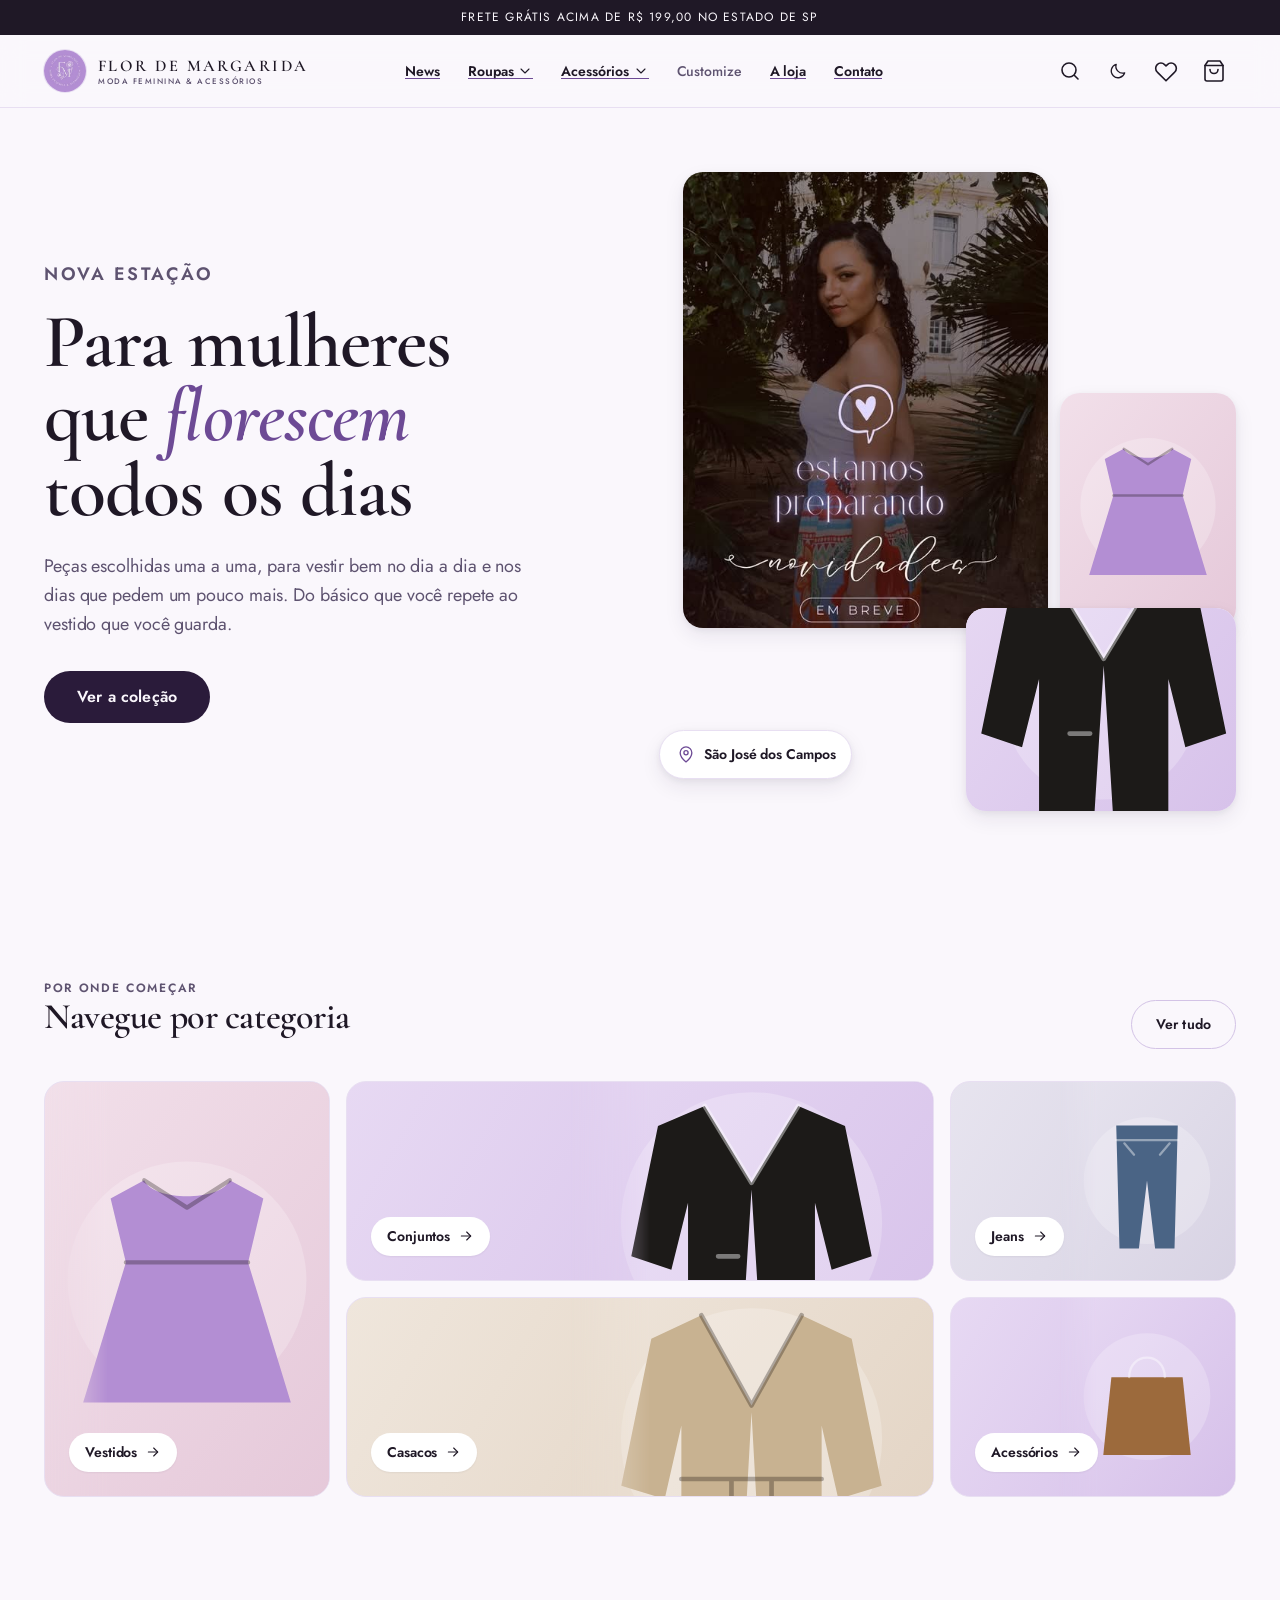
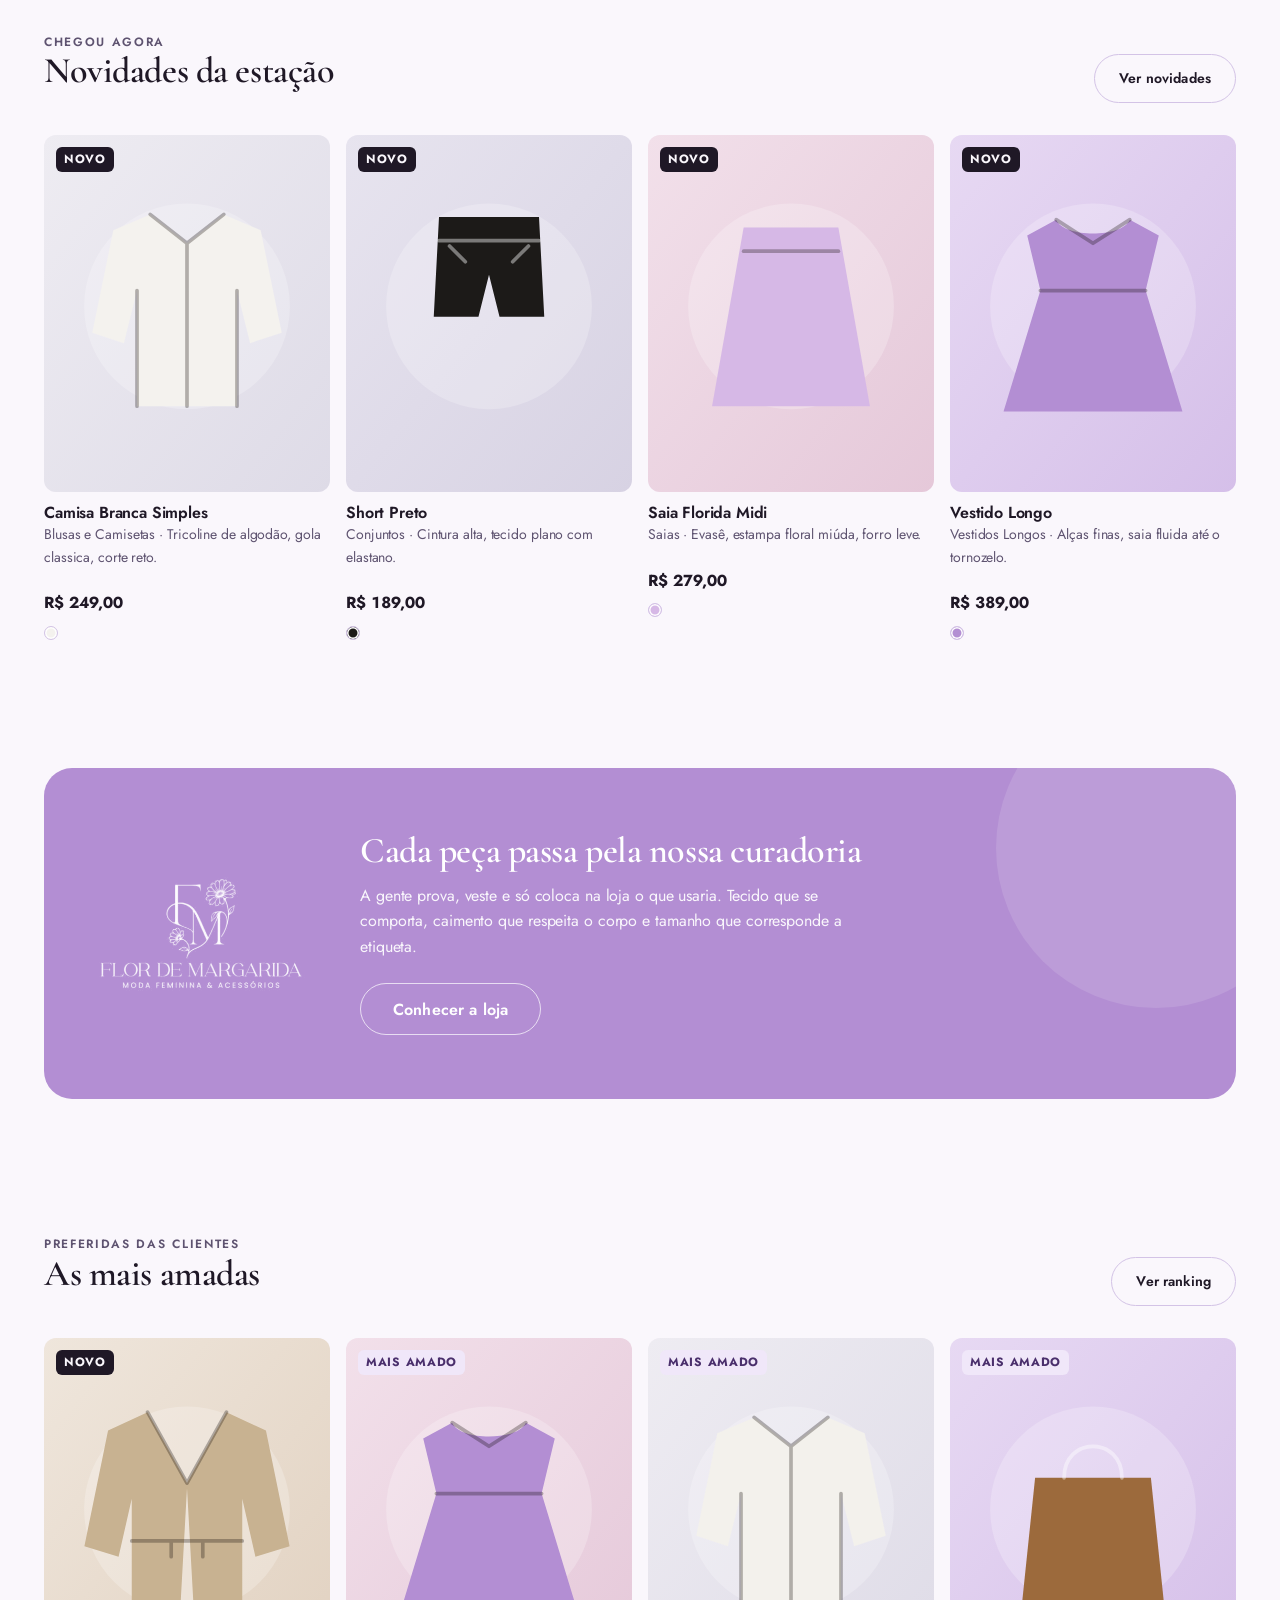
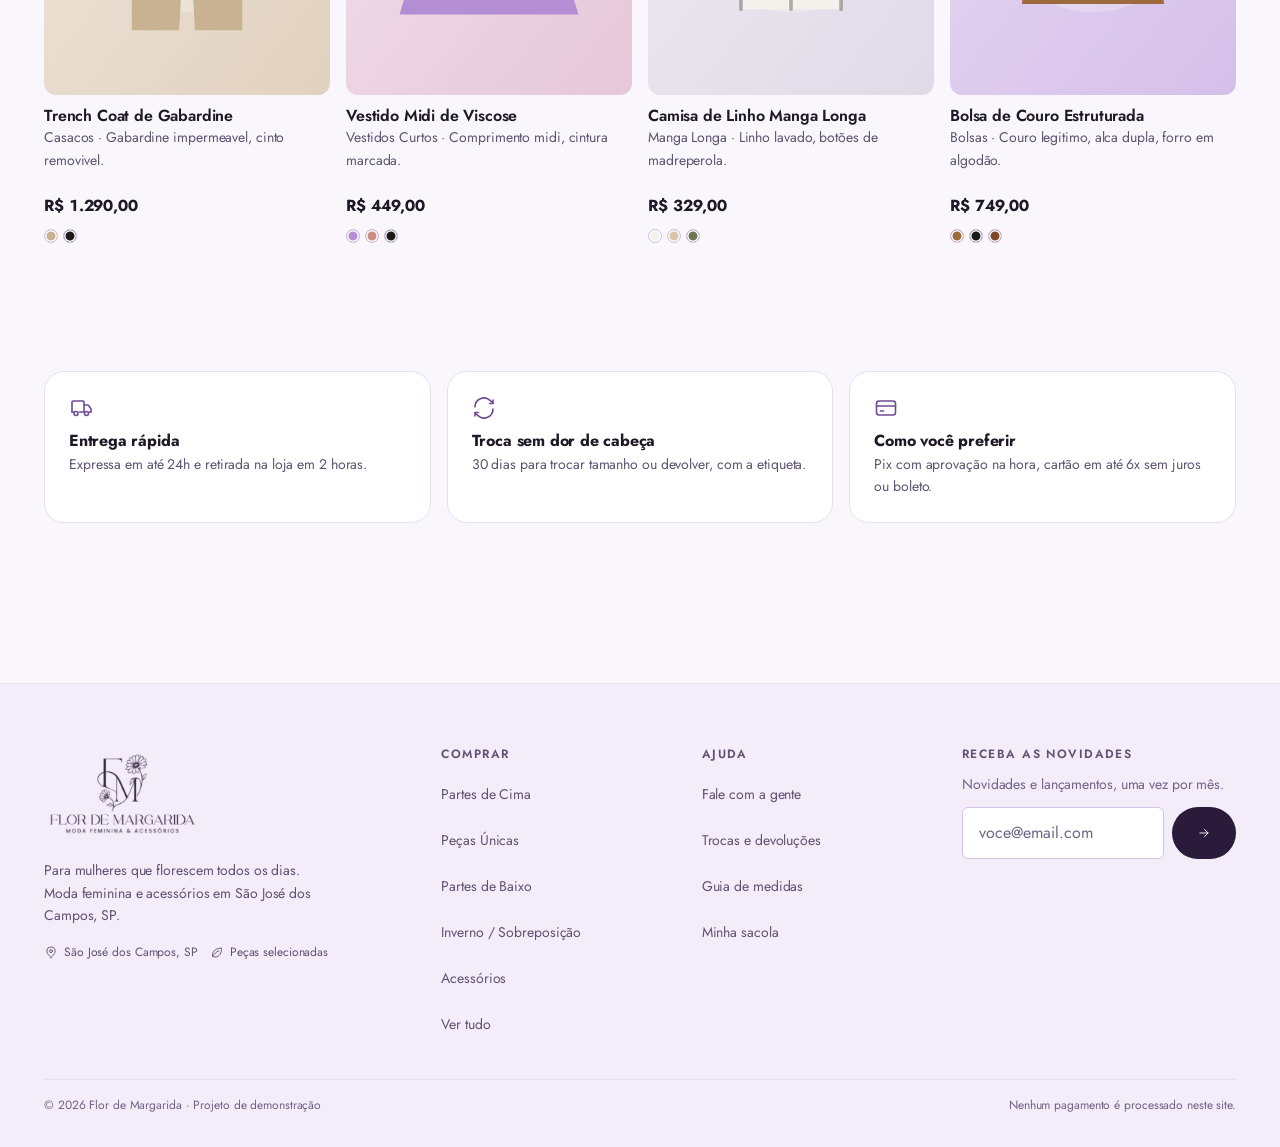
<file: index.html>
<!DOCTYPE html>
<html lang="pt-BR">
<head>
  <meta charset="UTF-8">
  <meta name="viewport" content="width=device-width, initial-scale=1">
  <title>Flor de Margarida - Moda feminina</title>
  <meta name="description" content="Peças escolhidas uma a uma para mulheres que florescem todos os dias. Vestidos, blusas, calças e acessórios.">
  <meta name="theme-color" content="#b38ed3">
  <link rel="icon" href="assets/img/favicon.ico" sizes="any">
  <link rel="icon" type="image/png" href="assets/img/favicon.png">
  <link rel="apple-touch-icon" href="assets/img/apple-touch-icon.png">
  <link rel="preconnect" href="https://fonts.googleapis.com">
  <link rel="preconnect" href="https://fonts.gstatic.com" crossorigin>
  <link rel="stylesheet" href="https://fonts.googleapis.com/css2?family=Cormorant+Garamond:wght@400;500;600;700&family=Jost:wght@300;400;500;600&display=swap">
  <link rel="stylesheet" href="assets/css/style.css?v=20261029c">
</head>
<body data-pagina="inicio">

  <a class="pular-para-conteudo" href="#conteudo">Pular para o conteúdo</a>
  <header data-cabecalho></header>

  <main id="conteudo">

    <!-- Painel Customize: vive na pagina principal porque so ela recebe o runtime do claude.ai -->
    <section class="container secao" data-painel-customize hidden>
      <div class="secao-topo">
        <div>
          <p class="olho">Administração</p>
          <h1>Customize</h1>
          <p class="suave" style="max-width:58ch">
            Escreva o que quer mudar no site, anexe imagens ou PDFs se ajudar, e o pedido entra na fila.
            O Claude Code da administração executa automaticamente, em até 10 minutos, um pedido por vez.
          </p>
        </div>
        <div data-sessao-acoes></div>
      </div>
      <div data-customize></div>
    </section>

    <div data-home>
    <section class="container hero">
      <div class="hero__grade">
        <div class="hero__texto">
          <p class="olho">Nova estação</p>
          <h1 class="hero__titulo">Para mulheres que <em>florescem</em> todos os dias</h1>
          <p>
            Peças escolhidas uma a uma, para vestir bem no dia a dia e nos dias que pedem
            um pouco mais. Do básico que você repete ao vestido que você guarda.
          </p>
          <div class="hero__acoes">
            <a class="btn btn--primario btn--grande" href="produtos.html">Ver a coleção</a>
          </div>
        </div>
        <div class="colagem" data-colagem></div>
      </div>
    </section>

    <section class="container secao">
      <div class="secao-topo">
        <div>
          <p class="olho">Por onde começar</p>
          <h2>Navegue por categoria</h2>
        </div>
        <a class="btn btn--contorno" href="produtos.html">Ver tudo</a>
      </div>
      <div class="bento" data-bento></div>
    </section>

    <section class="container secao">
      <div class="secao-topo">
        <div>
          <p class="olho">Chegou agora</p>
          <h2>Novidades da estação</h2>
        </div>
        <a class="btn btn--contorno" href="produtos.html?ordem=novidades">Ver novidades</a>
      </div>
      <div class="grade-produtos" data-novidades></div>
    </section>

    <section class="container secao">
      <div class="faixa-marca">
        <img src="assets/img/marca-clara.png" alt="" width="420" height="244"
             style="width:220px;height:auto" aria-hidden="true">
        <div>
          <h2>Cada peça passa pela nossa curadoria</h2>
          <p style="max-width:52ch">
            A gente prova, veste e só coloca na loja o que usaria. Tecido que se comporta,
            caimento que respeita o corpo e tamanho que corresponde a etiqueta.
          </p>
          <div class="linha" style="margin-top:24px">
            <a class="btn btn--contorno btn--grande" href="sobre.html">Conhecer a loja</a>
          </div>
        </div>
      </div>
    </section>

    <section class="container secao">
      <div class="secao-topo">
        <div>
          <p class="olho">Preferidas das clientes</p>
          <h2>As mais amadas</h2>
        </div>
        <a class="btn btn--contorno" href="produtos.html?ordem=avaliacao">Ver ranking</a>
      </div>
      <div class="grade-produtos" data-amados></div>
    </section>

    <section class="container secao">
      <div class="vantagens">
        <div class="vantagem">
          <svg class="i i--lg" viewBox="0 0 24 24" fill="none" stroke="currentColor" stroke-width="1.6"
               stroke-linecap="round" stroke-linejoin="round" aria-hidden="true">
            <path d="M3 16V6a1 1 0 0 1 1-1h10a1 1 0 0 1 1 1v10"/>
            <path d="M15 9h3.6a1 1 0 0 1 .8.4l2.4 3.2a1 1 0 0 1 .2.6V16"/>
            <path d="M3 16h1.5"/><path d="M10.5 16h4"/><path d="M20.5 16H22"/>
            <circle cx="7" cy="17.5" r="2"/><circle cx="17.5" cy="17.5" r="2"/>
          </svg>
          <h3>Entrega rápida</h3>
          <p>Expressa em até 24h e retirada na loja em 2 horas.</p>
        </div>
        <div class="vantagem">
          <svg class="i i--lg" viewBox="0 0 24 24" fill="none" stroke="currentColor" stroke-width="1.6"
               stroke-linecap="round" stroke-linejoin="round" aria-hidden="true">
            <path d="M3 11a9 9 0 0 1 15-6.7L21 7"/><path d="M21 4v3.5h-3.5"/>
            <path d="M21 13a9 9 0 0 1-15 6.7L3 17"/><path d="M3 20v-3.5h3.5"/>
          </svg>
          <h3>Troca sem dor de cabeça</h3>
          <p>30 dias para trocar tamanho ou devolver, com a etiqueta.</p>
        </div>
        <div class="vantagem">
          <svg class="i i--lg" viewBox="0 0 24 24" fill="none" stroke="currentColor" stroke-width="1.6"
               stroke-linecap="round" stroke-linejoin="round" aria-hidden="true">
            <rect x="2.5" y="5" width="19" height="14" rx="2.5"/><path d="M2.5 10h19"/><path d="M6.5 15h3"/>
          </svg>
          <h3>Como você preferir</h3>
          <p>Pix com aprovação na hora, cartão em até 6x sem juros ou boleto.</p>
        </div>
      </div>
    </section>
    </div>

  </main>

  <footer data-rodape></footer>

  <script src="assets/js/icones.js?v=20261029c"></script>
  <script src="assets/js/dados.js?v=20261029c"></script>
  <script src="assets/js/loja.js?v=20261029c"></script>
  <script src="assets/js/componentes.js?v=20261029c"></script>
  <script src="assets/js/customize.js?v=20261029c"></script>
  <script src="assets/js/app.js?v=20261029c"></script>
</body>
</html>
</file>
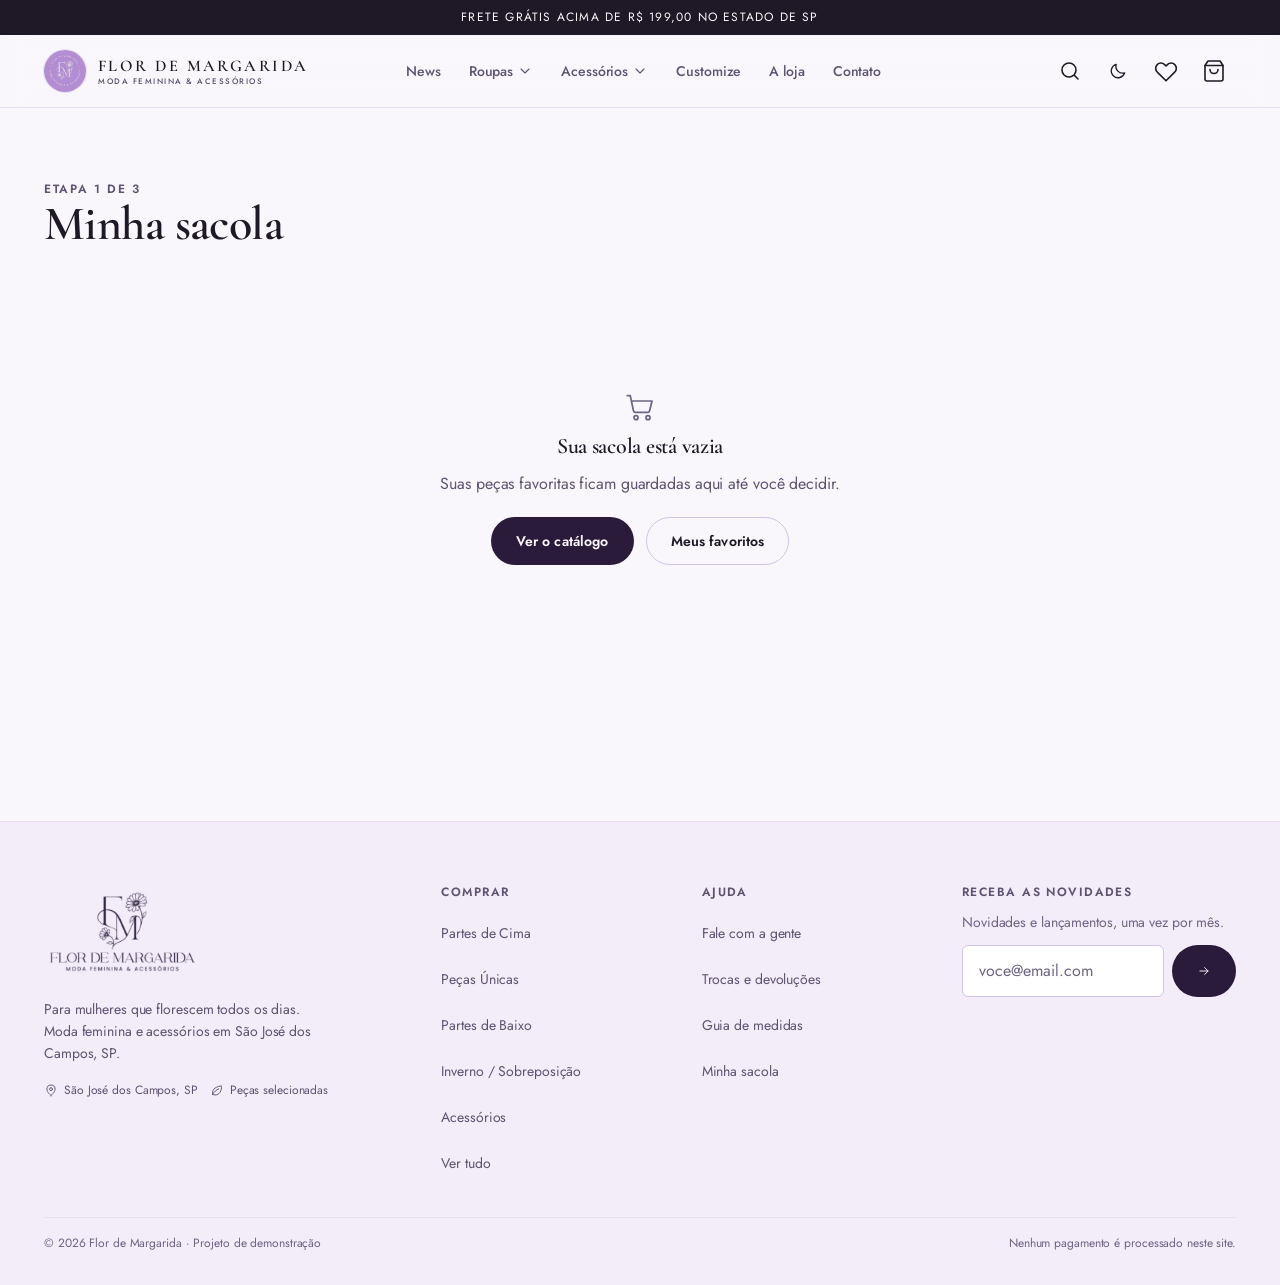
<file: carrinho.html>
<!DOCTYPE html>
<html lang="pt-BR">
<head>
  <meta charset="UTF-8">
  <meta name="viewport" content="width=device-width, initial-scale=1">
  <title>Minha sacola - Flor de Margarida</title>
  <meta name="description" content="Revise as peças escolhidas, aplique cupom e finalize a compra.">
  <meta name="theme-color" content="#b38ed3">
  <link rel="icon" href="assets/img/favicon.ico" sizes="any">
  <link rel="icon" type="image/png" href="assets/img/favicon.png">
  <link rel="apple-touch-icon" href="assets/img/apple-touch-icon.png">
  <link rel="preconnect" href="https://fonts.googleapis.com">
  <link rel="preconnect" href="https://fonts.gstatic.com" crossorigin>
  <link rel="stylesheet" href="https://fonts.googleapis.com/css2?family=Cormorant+Garamond:wght@400;500;600;700&family=Jost:wght@300;400;500;600&display=swap">
  <link rel="stylesheet" href="assets/css/style.css?v=20261029c">
</head>
<body data-pagina="carrinho">

  <a class="pular-para-conteudo" href="#conteudo">Pular para o conteúdo</a>
  <header data-cabecalho></header>

  <main id="conteudo" class="container secao">
    <div class="secao-topo">
      <div>
        <p class="olho">Etapa 1 de 3</p>
        <h1>Minha sacola</h1>
      </div>
    </div>
    <div data-carrinho></div>
  </main>

  <footer data-rodape></footer>

  <script src="assets/js/icones.js?v=20261029c"></script>
  <script src="assets/js/dados.js?v=20261029c"></script>
  <script src="assets/js/loja.js?v=20261029c"></script>
  <script src="assets/js/componentes.js?v=20261029c"></script>
  <script src="assets/js/app.js?v=20261029c"></script>
</body>
</html>
</file>
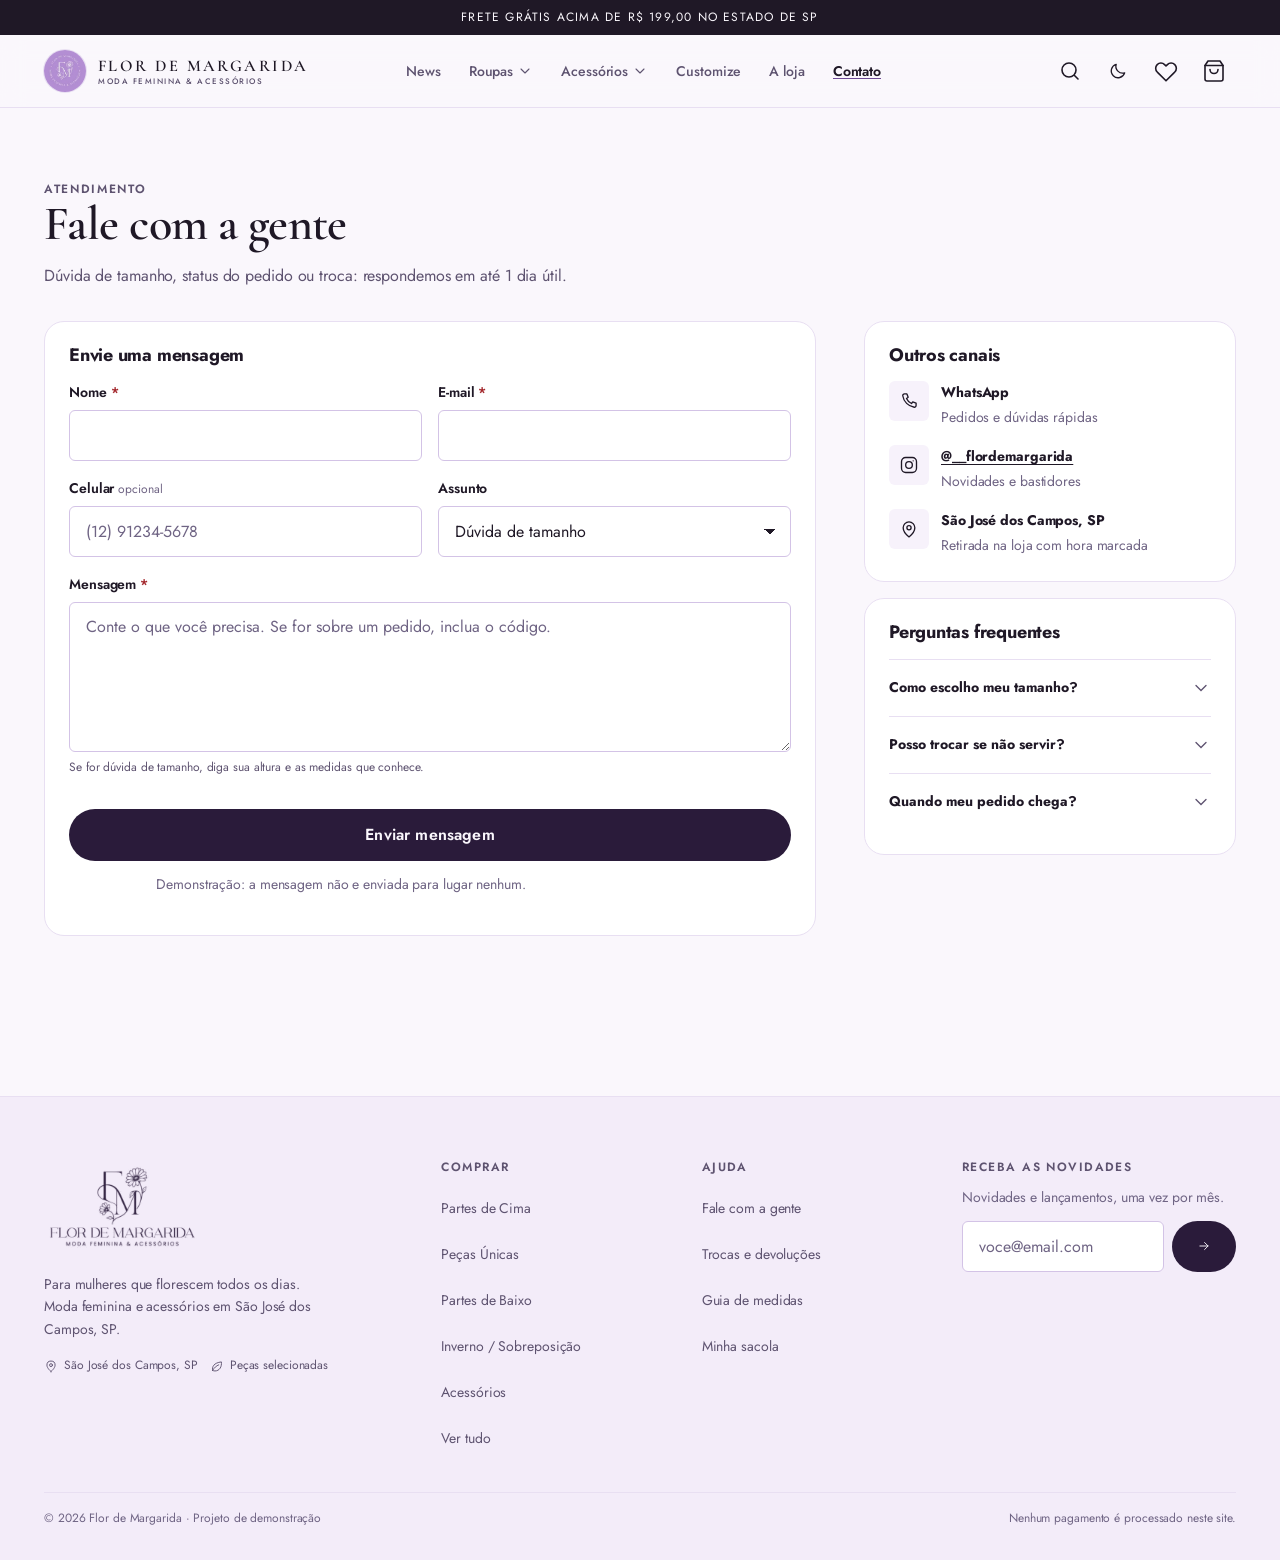
<file: contato.html>
<!DOCTYPE html>
<html lang="pt-BR">
<head>
  <meta charset="UTF-8">
  <meta name="viewport" content="width=device-width, initial-scale=1">
  <title>Contato - Flor de Margarida</title>
  <meta name="description" content="Fale com a Flor de Margarida: duvidas de tamanho, status do pedido, trocas e pedidos especiais.">
  <meta name="theme-color" content="#b38ed3">
  <link rel="icon" href="assets/img/favicon.ico" sizes="any">
  <link rel="icon" type="image/png" href="assets/img/favicon.png">
  <link rel="apple-touch-icon" href="assets/img/apple-touch-icon.png">
  <link rel="preconnect" href="https://fonts.googleapis.com">
  <link rel="preconnect" href="https://fonts.gstatic.com" crossorigin>
  <link rel="stylesheet" href="https://fonts.googleapis.com/css2?family=Cormorant+Garamond:wght@400;500;600;700&family=Jost:wght@300;400;500;600&display=swap">
  <link rel="stylesheet" href="assets/css/style.css?v=20261029c">
</head>
<body data-pagina="contato">

  <a class="pular-para-conteudo" href="#conteudo">Pular para o conteúdo</a>
  <header data-cabecalho></header>

  <main id="conteudo" class="container secao">

    <div class="secao-topo">
      <div>
        <p class="olho">Atendimento</p>
        <h1>Fale com a gente</h1>
        <p class="suave">
          Dúvida de tamanho, status do pedido ou troca: respondemos em até 1 dia útil.
        </p>
      </div>
    </div>

    <div class="checkout">
      <div>
        <div class="painel">
          <div class="painel__topo"><h3>Envie uma mensagem</h3></div>

          <form data-form-contato novalidate>
            <div class="resumo-erros" role="alert" aria-live="assertive"></div>

            <div class="dupla">
              <div class="campo">
                <label class="campo__rotulo" for="c-nome">Nome <span class="obrigatorio" aria-hidden="true">*</span></label>
                <input type="text" id="c-nome" name="nome" required autocomplete="name" data-nome-campo="O nome">
                <p class="campo__erro"></p>
              </div>
              <div class="campo">
                <label class="campo__rotulo" for="c-email">E-mail <span class="obrigatorio" aria-hidden="true">*</span></label>
                <input type="email" id="c-email" name="email" required autocomplete="email"
                       inputmode="email" data-regra="email" data-nome-campo="O e-mail">
                <p class="campo__erro"></p>
              </div>
            </div>

            <div class="dupla">
              <div class="campo">
                <label class="campo__rotulo" for="c-telefone">Celular <span class="campo__opcional">opcional</span></label>
                <input type="tel" id="c-telefone" name="telefone" inputmode="tel"
                       placeholder="(12) 91234-5678" data-mascara="telefone" data-regra="telefone">
                <p class="campo__erro"></p>
              </div>
              <div class="campo">
                <label class="campo__rotulo" for="c-assunto">Assunto</label>
                <select id="c-assunto" name="assunto">
                  <option>Dúvida de tamanho</option>
                  <option>Status do meu pedido</option>
                  <option>Troca ou devolução</option>
                  <option>Pedido especial</option>
                  <option>Outro</option>
                </select>
              </div>
            </div>

            <div class="campo">
              <label class="campo__rotulo" for="c-mensagem">Mensagem <span class="obrigatorio" aria-hidden="true">*</span></label>
              <textarea id="c-mensagem" name="mensagem" rows="5" required
                        data-nome-campo="A mensagem"
                        placeholder="Conte o que você precisa. Se for sobre um pedido, inclua o código."></textarea>
              <p class="campo__ajuda">Se for dúvida de tamanho, diga sua altura e as medidas que conhece.</p>
              <p class="campo__erro"></p>
            </div>

            <button class="btn btn--primario btn--grande btn--bloco" type="submit">Enviar mensagem</button>
            <p class="apoio centro" style="margin-top:12px">
              Demonstração: a mensagem não e enviada para lugar nenhum.
            </p>
          </form>
        </div>
      </div>

      <aside class="resumo">
        <div class="painel">
          <div class="painel__topo"><h3>Outros canais</h3></div>
          <div class="pilha">
            <div class="linha" style="flex-wrap:nowrap;align-items:flex-start;gap:12px">
              <span class="escolha__icone">
                <svg class="i" viewBox="0 0 24 24" fill="none" stroke="currentColor" stroke-width="1.6"
                     stroke-linecap="round" stroke-linejoin="round" aria-hidden="true">
                  <path d="M6.5 3.5h3l1.5 4-2 1.5a12 12 0 0 0 6 6l1.5-2 4 1.5v3a2 2 0 0 1-2.2 2A16.5 16.5 0 0 1 4.5 5.7a2 2 0 0 1 2-2.2Z"/>
                </svg>
              </span>
              <div>
                <strong style="display:block;font-size:.875rem">WhatsApp</strong>
                <span class="apoio">Pedidos e dúvidas rápidas</span>
              </div>
            </div>
            <div class="linha" style="flex-wrap:nowrap;align-items:flex-start;gap:12px">
              <span class="escolha__icone">
                <svg class="i" viewBox="0 0 24 24" fill="none" stroke="currentColor" stroke-width="1.6"
                     stroke-linecap="round" stroke-linejoin="round" aria-hidden="true">
                  <rect x="3" y="3" width="18" height="18" rx="5"/><circle cx="12" cy="12" r="4"/>
                  <path d="M17 7h.01"/>
                </svg>
              </span>
              <div>
                <strong style="display:block;font-size:.875rem">
                  <a class="link" href="https://www.instagram.com/__flordemargarida" target="_blank" rel="noopener">@__flordemargarida</a>
                </strong>
                <span class="apoio">Novidades e bastidores</span>
              </div>
            </div>
            <div class="linha" style="flex-wrap:nowrap;align-items:flex-start;gap:12px">
              <span class="escolha__icone">
                <svg class="i" viewBox="0 0 24 24" fill="none" stroke="currentColor" stroke-width="1.6"
                     stroke-linecap="round" stroke-linejoin="round" aria-hidden="true">
                  <path d="M12 21.5s7-5.5 7-11a7 7 0 1 0-14 0c0 5.5 7 11 7 11Z"/><circle cx="12" cy="10.5" r="2.5"/>
                </svg>
              </span>
              <div>
                <strong style="display:block;font-size:.875rem">São José dos Campos, SP</strong>
                <span class="apoio">Retirada na loja com hora marcada</span>
              </div>
            </div>
          </div>
        </div>

        <div class="painel">
          <div class="painel__topo"><h3>Perguntas frequentes</h3></div>
          <div class="acordeao">
            <button class="acordeao__cabeca" type="button" aria-expanded="false" aria-controls="faq-1">
              Como escolho meu tamanho?
              <svg class="i" viewBox="0 0 24 24" fill="none" stroke="currentColor" stroke-width="1.6"
                   stroke-linecap="round" aria-hidden="true"><path d="m6 9 6 6 6-6"/></svg>
            </button>
            <div class="acordeao__corpo" id="faq-1" data-aberto="false"><div>
              <p>Use o guia de medidas na página da peça. Ele mede o corpo, não a roupa.</p>
            </div></div>
          </div>
          <div class="acordeao">
            <button class="acordeao__cabeca" type="button" aria-expanded="false" aria-controls="faq-2">
              Posso trocar se não servir?
              <svg class="i" viewBox="0 0 24 24" fill="none" stroke="currentColor" stroke-width="1.6"
                   stroke-linecap="round" aria-hidden="true"><path d="m6 9 6 6 6-6"/></svg>
            </button>
            <div class="acordeao__corpo" id="faq-2" data-aberto="false"><div>
              <p>Sim, em até 30 dias, com a etiqueta original. A primeira troca por tamanho e gratuita.</p>
            </div></div>
          </div>
          <div class="acordeao">
            <button class="acordeao__cabeca" type="button" aria-expanded="false" aria-controls="faq-3">
              Quando meu pedido chega?
              <svg class="i" viewBox="0 0 24 24" fill="none" stroke="currentColor" stroke-width="1.6"
                   stroke-linecap="round" aria-hidden="true"><path d="m6 9 6 6 6-6"/></svg>
            </button>
            <div class="acordeao__corpo" id="faq-3" data-aberto="false"><div>
              <p>Expressa em até 24h, padrão em 3 a 5 dias úteis, retirada na loja em 2 horas.</p>
            </div></div>
          </div>
        </div>
      </aside>
    </div>

  </main>

  <footer data-rodape></footer>

  <script src="assets/js/icones.js?v=20261029c"></script>
  <script src="assets/js/dados.js?v=20261029c"></script>
  <script src="assets/js/loja.js?v=20261029c"></script>
  <script src="assets/js/componentes.js?v=20261029c"></script>
  <script src="assets/js/app.js?v=20261029c"></script>
</body>
</html>
</file>
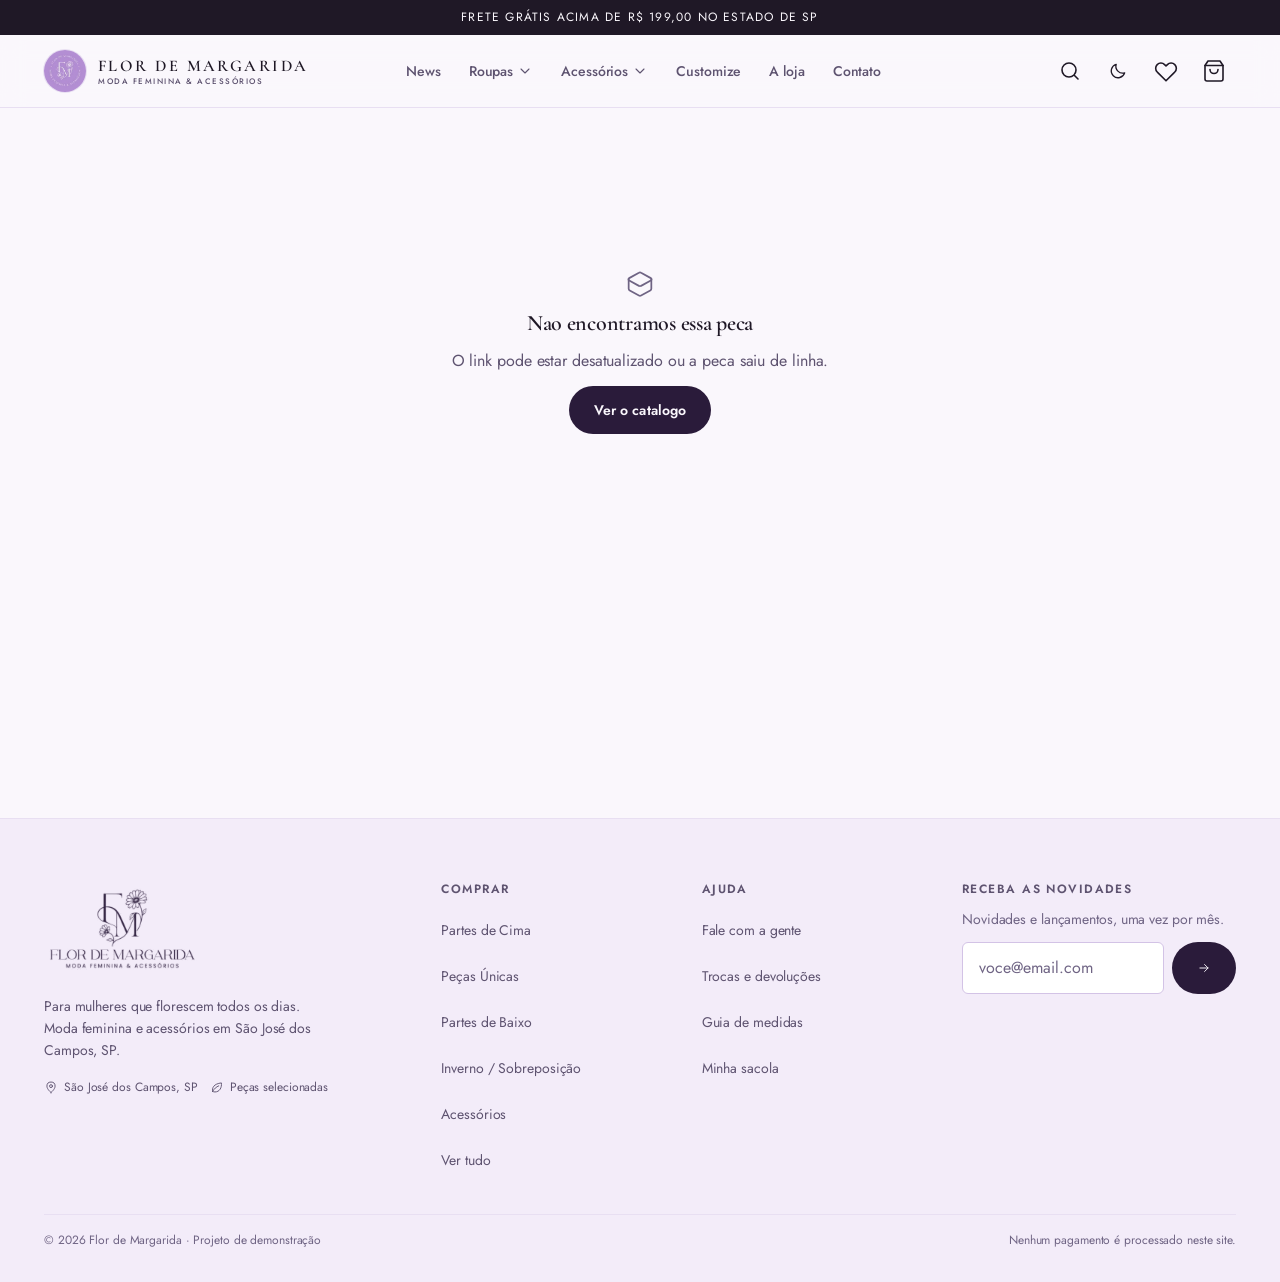
<file: produto.html>
<!DOCTYPE html>
<html lang="pt-BR">
<head>
  <meta charset="UTF-8">
  <meta name="viewport" content="width=device-width, initial-scale=1">
  <title>Peça - Flor de Margarida</title>
  <meta name="description" content="Detalhes da peca: tamanhos, cores, composicao e guia de medidas.">
  <meta name="theme-color" content="#b38ed3">
  <link rel="icon" href="assets/img/favicon.ico" sizes="any">
  <link rel="icon" type="image/png" href="assets/img/favicon.png">
  <link rel="apple-touch-icon" href="assets/img/apple-touch-icon.png">
  <link rel="preconnect" href="https://fonts.googleapis.com">
  <link rel="preconnect" href="https://fonts.gstatic.com" crossorigin>
  <link rel="stylesheet" href="https://fonts.googleapis.com/css2?family=Cormorant+Garamond:wght@400;500;600;700&family=Jost:wght@300;400;500;600&display=swap">
  <link rel="stylesheet" href="assets/css/style.css?v=20261029c">
</head>
<body data-pagina="produto">

  <a class="pular-para-conteudo" href="#conteudo">Pular para o conteúdo</a>
  <header data-cabecalho></header>

  <main id="conteudo" class="container secao">
    <div data-produto></div>
    <div class="secao" data-relacionados></div>
  </main>

  <footer data-rodape></footer>

  <script src="assets/js/icones.js?v=20261029c"></script>
  <script src="assets/js/dados.js?v=20261029c"></script>
  <script src="assets/js/loja.js?v=20261029c"></script>
  <script src="assets/js/componentes.js?v=20261029c"></script>
  <script src="assets/js/app.js?v=20261029c"></script>
</body>
</html>
</file>
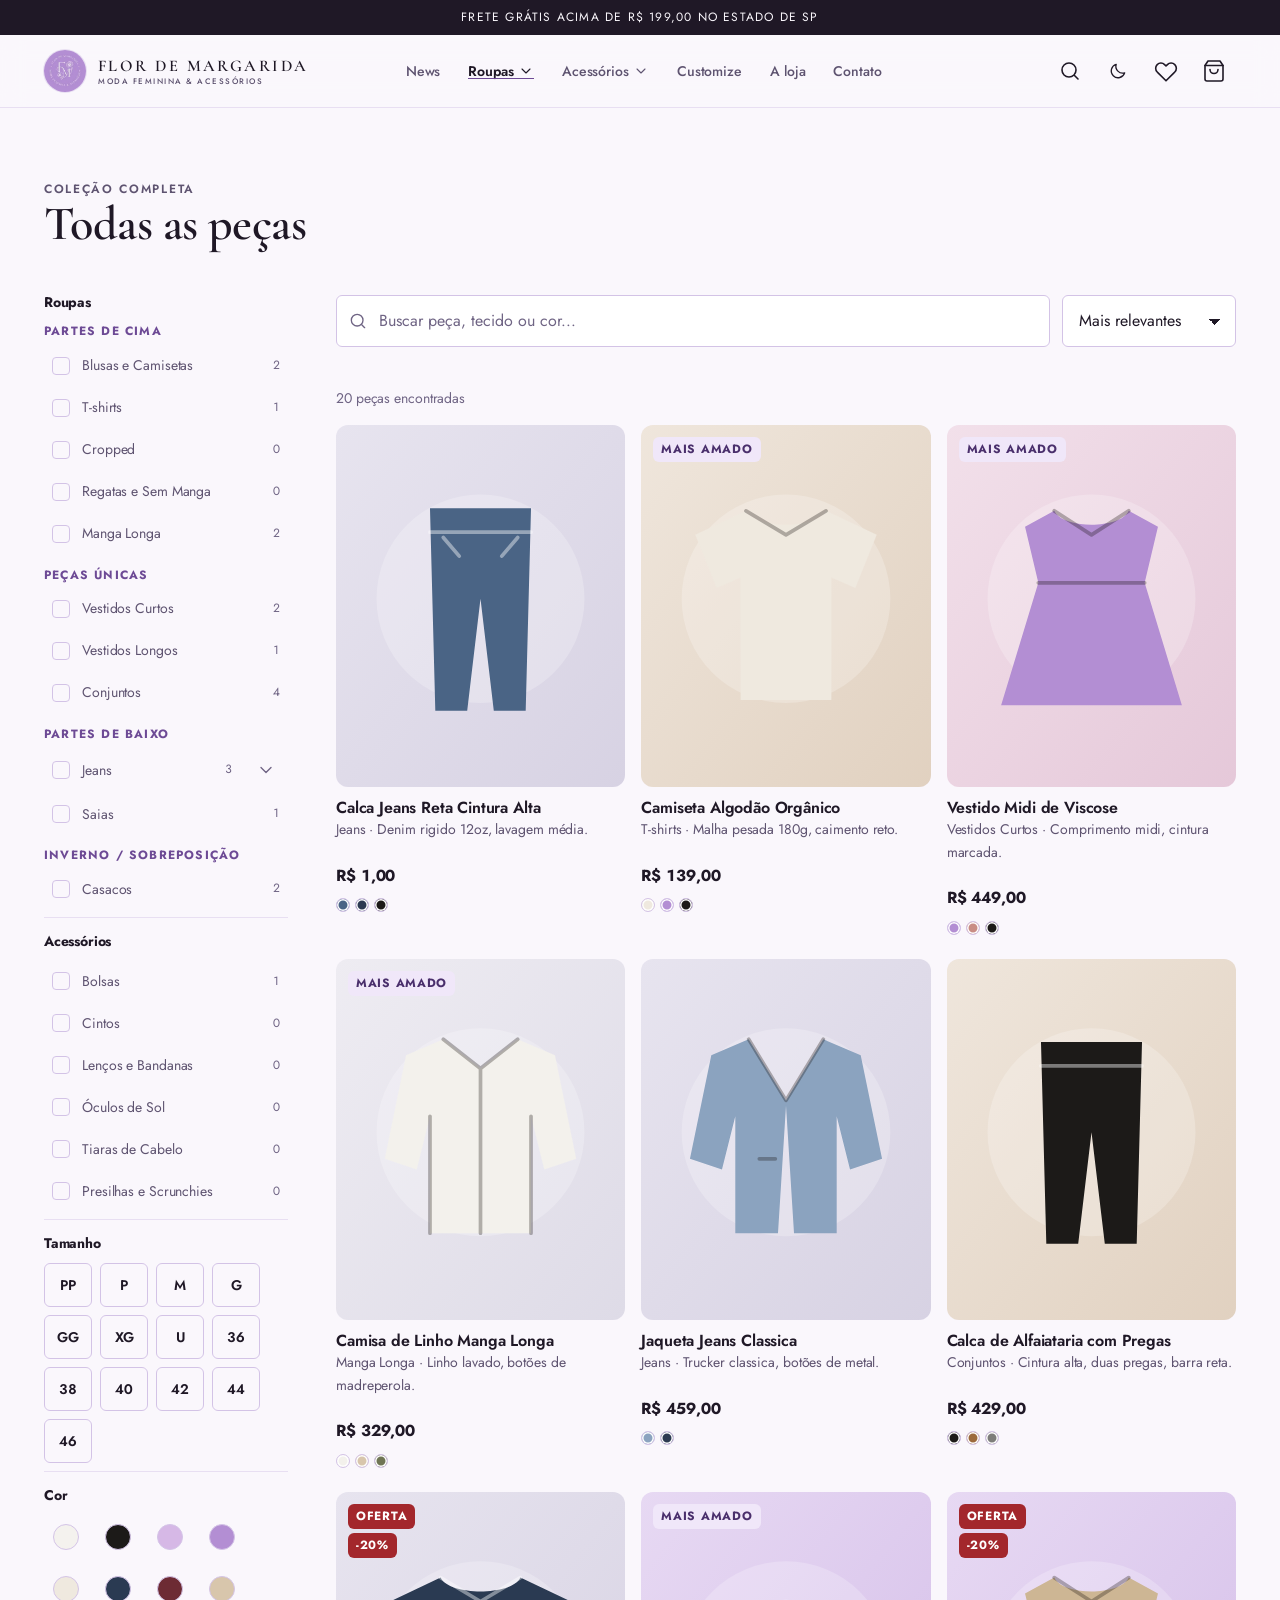
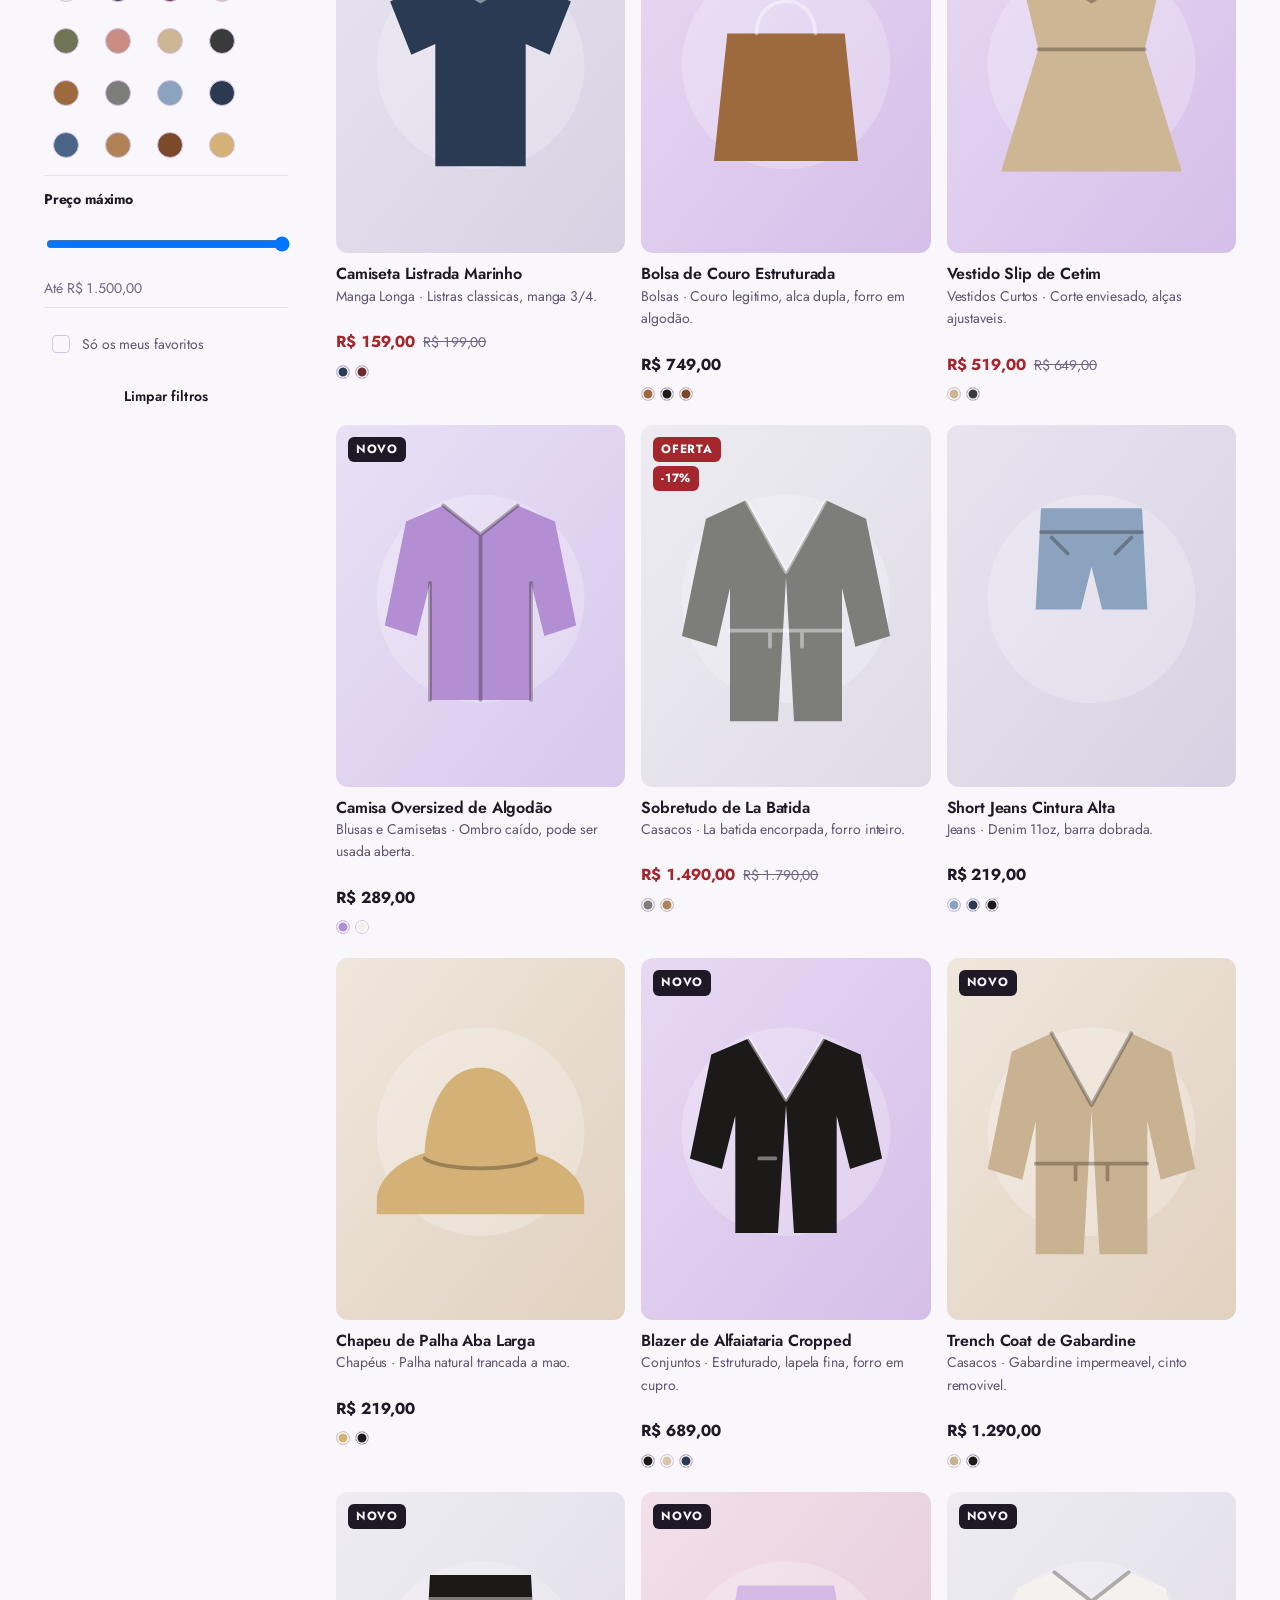
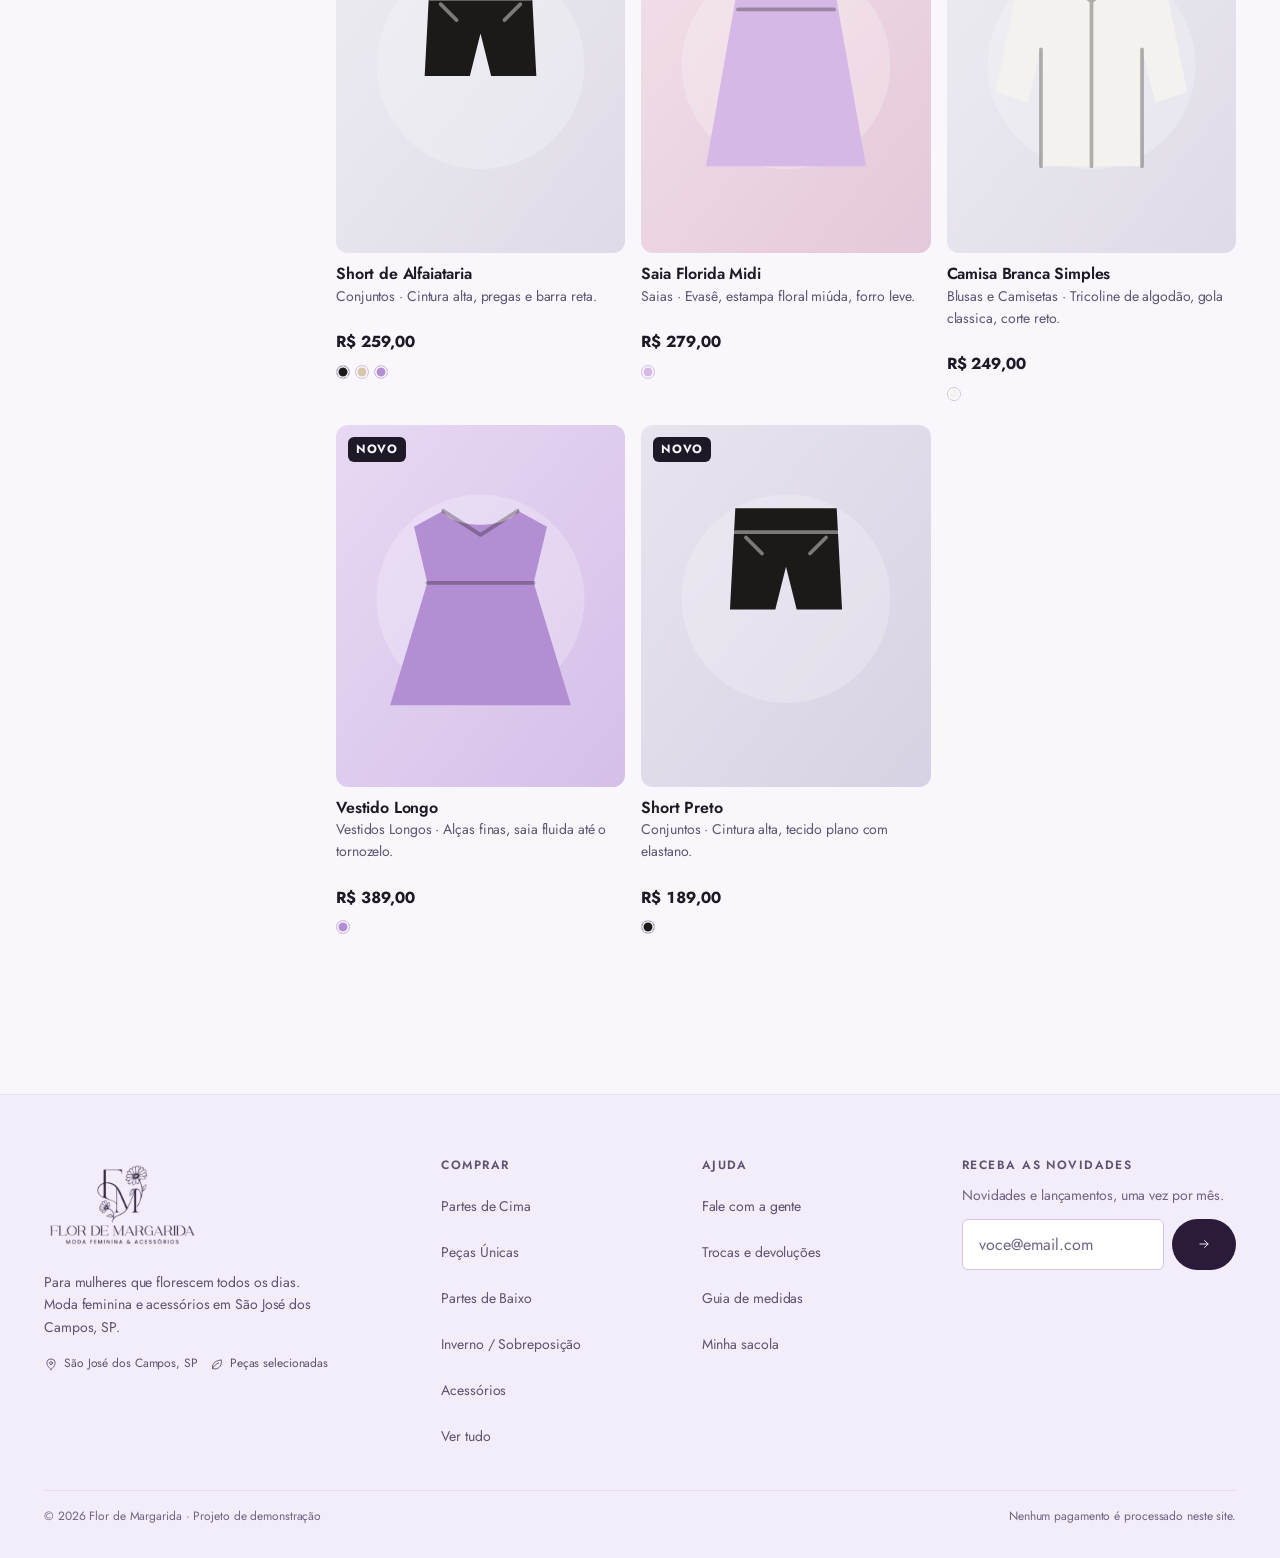
<file: produtos.html>
<!DOCTYPE html>
<html lang="pt-BR">
<head>
  <meta charset="UTF-8">
  <meta name="viewport" content="width=device-width, initial-scale=1">
  <title>Coleção - Flor de Margarida</title>
  <meta name="description" content="Vestidos, camisas, alfaiataria, trico, jeans e acessorios femininos. Filtre por tamanho, cor e preco.">
  <meta name="theme-color" content="#b38ed3">
  <link rel="icon" href="assets/img/favicon.ico" sizes="any">
  <link rel="icon" type="image/png" href="assets/img/favicon.png">
  <link rel="apple-touch-icon" href="assets/img/apple-touch-icon.png">
  <link rel="preconnect" href="https://fonts.googleapis.com">
  <link rel="preconnect" href="https://fonts.gstatic.com" crossorigin>
  <link rel="stylesheet" href="https://fonts.googleapis.com/css2?family=Cormorant+Garamond:wght@400;500;600;700&family=Jost:wght@300;400;500;600&display=swap">
  <link rel="stylesheet" href="assets/css/style.css?v=20261029c">
</head>
<body data-pagina="produtos">

  <a class="pular-para-conteudo" href="#conteudo">Pular para o conteúdo</a>
  <header data-cabecalho></header>

  <main id="conteudo" class="container secao">

    <div class="secao-topo">
      <div>
        <p class="olho" data-catalogo-olho>Coleção completa</p>
        <h1 data-catalogo-titulo>Todas as peças</h1>
        <p class="suave catalogo__descricao" data-catalogo-descricao hidden></p>
      </div>
    </div>

    <div class="catalogo">
      <aside data-filtros-ancora>
        <h2 class="sr-only">Filtros</h2>
        <div class="filtros" data-filtros></div>
      </aside>

      <div>
        <div class="barra-catalogo">
          <div class="busca">
            <svg class="i" viewBox="0 0 24 24" fill="none" stroke="currentColor" stroke-width="1.6"
                 stroke-linecap="round" aria-hidden="true"><circle cx="11" cy="11" r="7"/><path d="m20 20-3.5-3.5"/></svg>
            <label class="sr-only" for="busca-catalogo">Buscar no catalogo</label>
            <input type="search" id="busca-catalogo" data-busca-catalogo placeholder="Buscar peça, tecido ou cor...">
          </div>

          <button class="btn btn--contorno abrir-filtros" type="button" data-abrir-filtros
                  aria-controls="drawer-filtros">
            <svg class="i" viewBox="0 0 24 24" fill="none" stroke="currentColor" stroke-width="1.6"
                 stroke-linecap="round" aria-hidden="true"><path d="M4 6h16"/><path d="M7 12h10"/><path d="M10 18h4"/></svg>
            Filtros
          </button>

          <div>
            <label class="sr-only" for="ordem">Ordenar por</label>
            <select id="ordem" data-ordem>
              <option value="relevancia">Mais relevantes</option>
              <option value="novidades">Novidades</option>
              <option value="avaliacao">Melhor avaliadas</option>
              <option value="menor">Menor preco</option>
              <option value="maior">Maior preco</option>
              <option value="nome">Nome (A-Z)</option>
            </select>
          </div>
        </div>

        <div class="fichas" data-fichas></div>
        <p class="apoio" data-contador aria-live="polite"></p>
        <div class="grade-produtos" data-grade></div>
      </div>
    </div>

  </main>

  <footer data-rodape></footer>

  <script src="assets/js/icones.js?v=20261029c"></script>
  <script src="assets/js/dados.js?v=20261029c"></script>
  <script src="assets/js/loja.js?v=20261029c"></script>
  <script src="assets/js/componentes.js?v=20261029c"></script>
  <script src="assets/js/app.js?v=20261029c"></script>
</body>
</html>
</file>
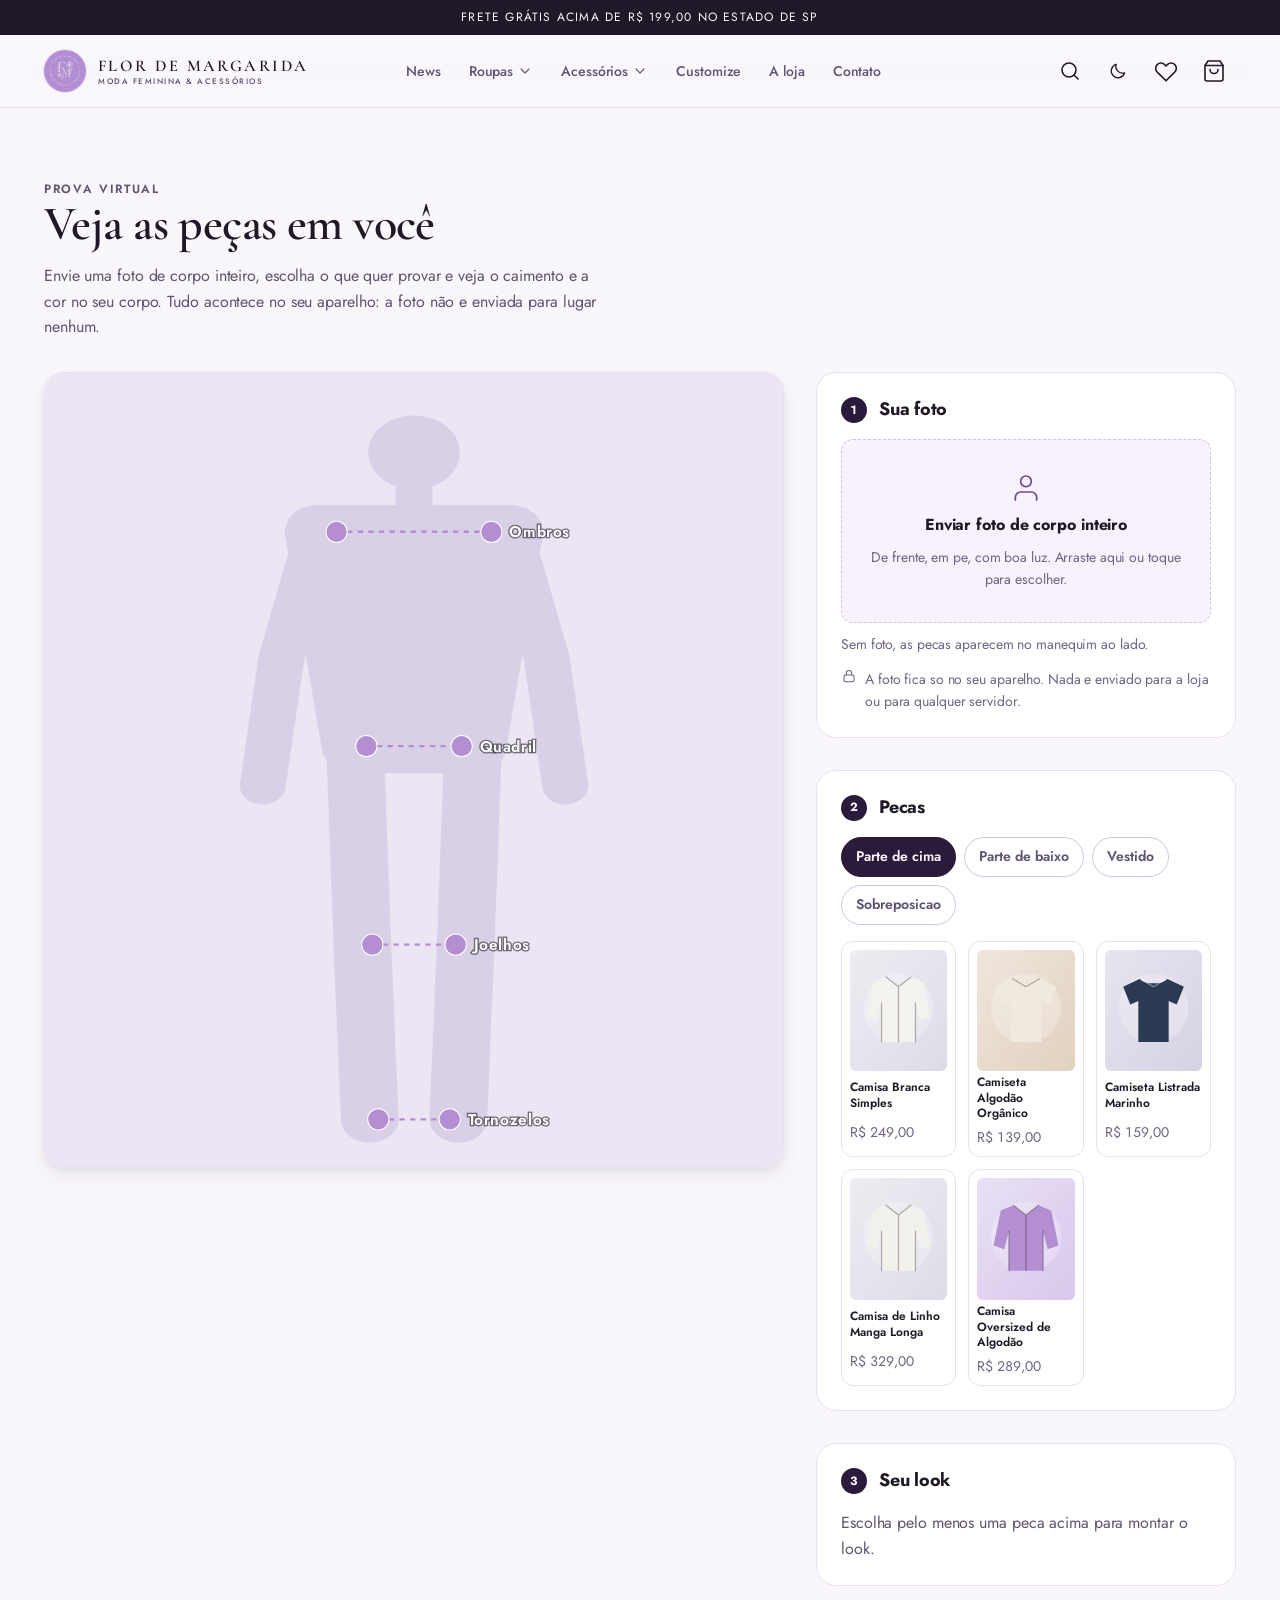
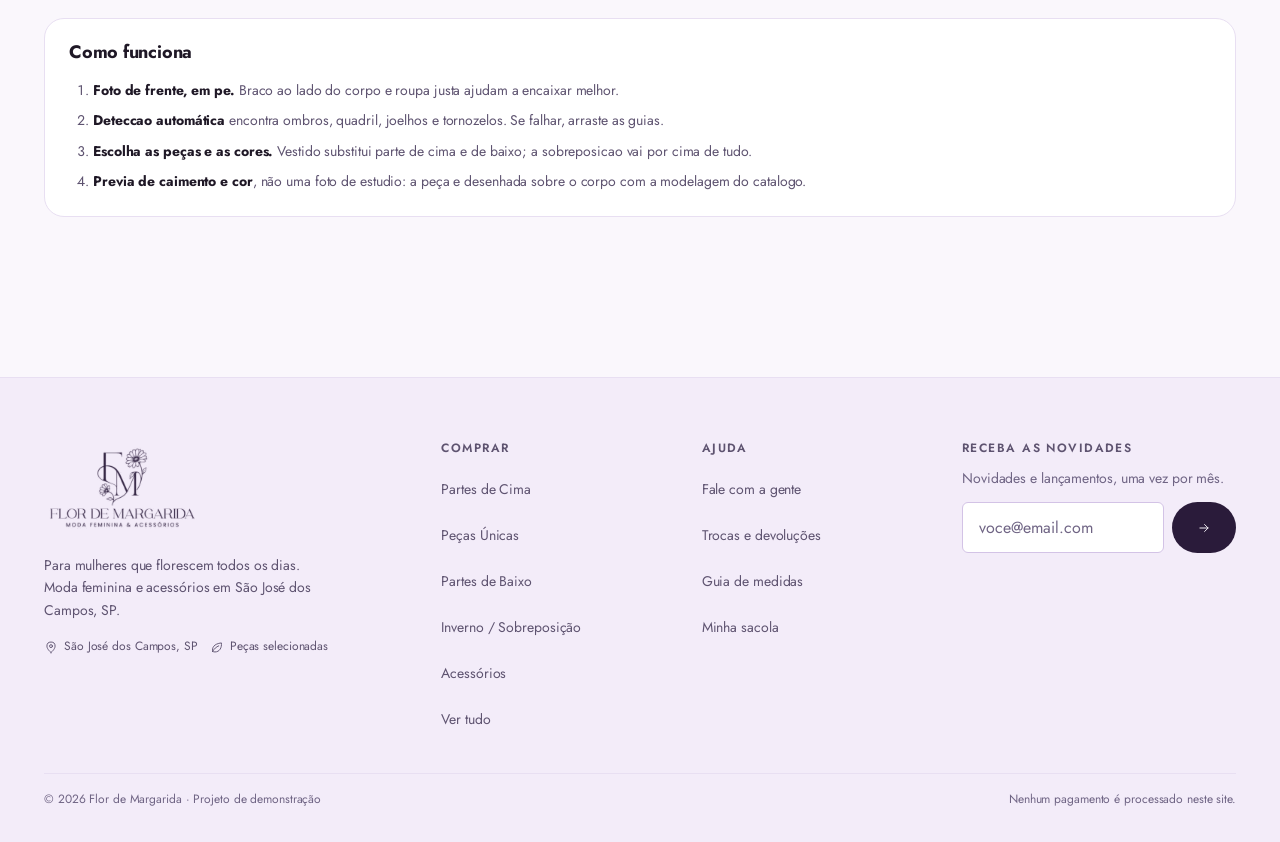
<file: provador.html>
<!DOCTYPE html>
<html lang="pt-BR">
<head>
  <meta charset="UTF-8">
  <meta name="viewport" content="width=device-width, initial-scale=1">
  <title>Provador - Flor de Margarida</title>
  <meta name="description" content="Envie uma foto de corpo inteiro, escolha as pecas e veja como ficam em voce. A foto nao sai do seu aparelho.">
  <meta name="theme-color" content="#b38ed3">
  <link rel="icon" href="assets/img/favicon.ico" sizes="any">
  <link rel="icon" type="image/png" href="assets/img/favicon.png">
  <link rel="apple-touch-icon" href="assets/img/apple-touch-icon.png">
  <link rel="preconnect" href="https://fonts.googleapis.com">
  <link rel="preconnect" href="https://fonts.gstatic.com" crossorigin>
  <link rel="stylesheet" href="https://fonts.googleapis.com/css2?family=Cormorant+Garamond:wght@400;500;600;700&family=Jost:wght@300;400;500;600&display=swap">
  <link rel="stylesheet" href="assets/css/style.css?v=20261029c">
</head>
<body data-pagina="provador">

  <a class="pular-para-conteudo" href="#conteudo">Pular para o conteúdo</a>
  <header data-cabecalho></header>

  <main id="conteudo" class="container secao">

    <div class="secao-topo">
      <div>
        <p class="olho">Prova virtual</p>
        <h1>Veja as peças em você</h1>
        <p class="suave" style="max-width:56ch">
          Envie uma foto de corpo inteiro, escolha o que quer provar e veja o caimento e a cor
          no seu corpo. Tudo acontece no seu aparelho: a foto não e enviada para lugar nenhum.
        </p>
      </div>
    </div>

    <div class="prova">
      <div class="prova__palco" data-palco data-solta="false">
        <canvas width="900" height="1200" aria-label="Previa do look no seu corpo" role="img"></canvas>
        <svg class="prova__guias" viewBox="0 0 900 1200" aria-label="Guias do corpo: arraste os pontos até ombros, quadril, joelhos e tornozelos"></svg>
        <div class="prova__solta" aria-hidden="true">Solte a foto aqui</div>
      </div>

      <div class="prova__painel" data-painel-prova></div>
    </div>

    <section class="painel" style="margin-top:32px">
      <div class="painel__topo"><h3>Como funciona</h3></div>
      <ol class="prova__como">
        <li><strong>Foto de frente, em pe.</strong> Braco ao lado do corpo e roupa justa ajudam a encaixar melhor.</li>
        <li><strong>Deteccao automática</strong> encontra ombros, quadril, joelhos e tornozelos. Se falhar, arraste as guias.</li>
        <li><strong>Escolha as peças e as cores.</strong> Vestido substitui parte de cima e de baixo; a sobreposicao vai por cima de tudo.</li>
        <li><strong>Previa de caimento e cor</strong>, não uma foto de estudio: a peça e desenhada sobre o corpo com a modelagem do catalogo.</li>
      </ol>
    </section>

  </main>

  <footer data-rodape></footer>

  <script src="assets/js/icones.js?v=20261029c"></script>
  <script src="assets/js/dados.js?v=20261029c"></script>
  <script src="assets/js/loja.js?v=20261029c"></script>
  <script src="assets/js/componentes.js?v=20261029c"></script>
  <script src="assets/js/prova.js?v=20261029c"></script>
  <script src="assets/js/app.js?v=20261029c"></script>
</body>
</html>
</file>
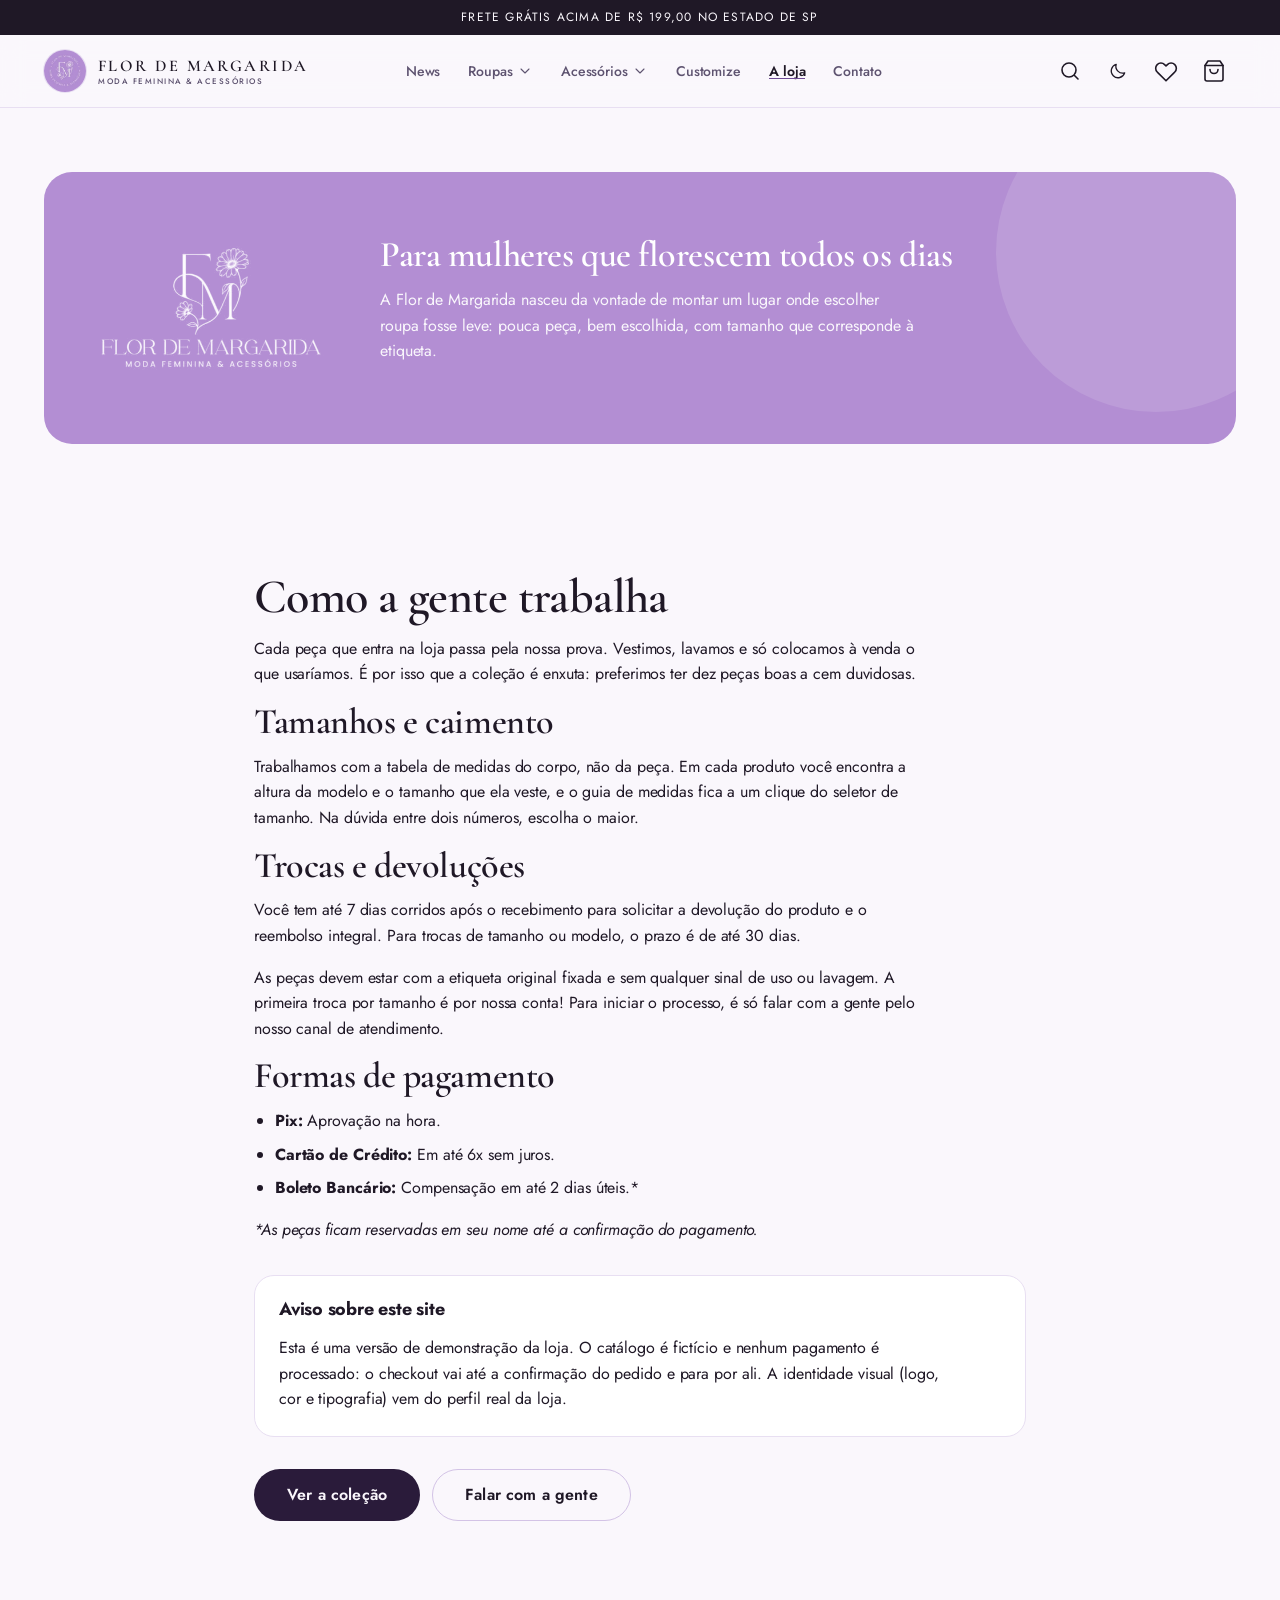
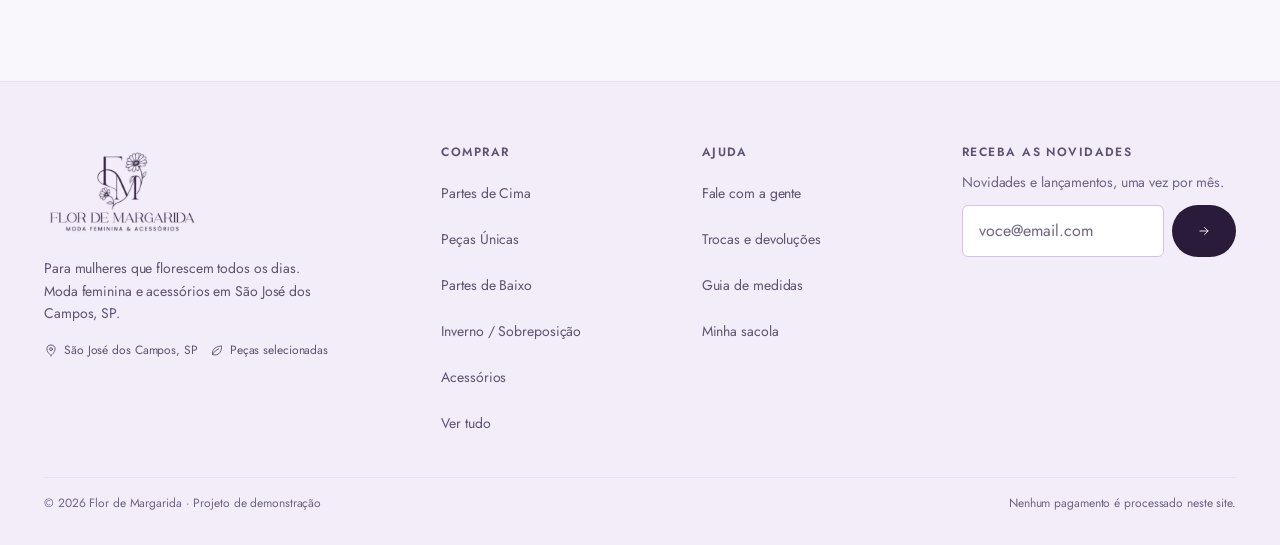
<file: sobre.html>
<!DOCTYPE html>
<html lang="pt-BR">
<head>
  <meta charset="UTF-8">
  <meta name="viewport" content="width=device-width, initial-scale=1">
  <title>A loja - Flor de Margarida</title>
  <meta name="description" content="Quem somos, como escolhemos as peças, e a política de trocas e pagamento.">
  <meta name="theme-color" content="#b38ed3">
  <link rel="icon" href="assets/img/favicon.ico" sizes="any">
  <link rel="icon" type="image/png" href="assets/img/favicon.png">
  <link rel="apple-touch-icon" href="assets/img/apple-touch-icon.png">
  <link rel="preconnect" href="https://fonts.googleapis.com">
  <link rel="preconnect" href="https://fonts.gstatic.com" crossorigin>
  <link rel="stylesheet" href="https://fonts.googleapis.com/css2?family=Cormorant+Garamond:wght@400;500;600;700&family=Jost:wght@300;400;500;600&display=swap">
  <link rel="stylesheet" href="assets/css/style.css?v=20261029c">
</head>
<body data-pagina="sobre">

  <a class="pular-para-conteudo" href="#conteudo">Pular para o conteúdo</a>
  <header data-cabecalho></header>

  <main id="conteudo">

    <section class="container secao">
      <div class="faixa-marca">
        <img src="assets/img/marca-clara.png" alt="" width="420" height="244"
             style="width:240px;height:auto" aria-hidden="true">
        <div>
          <h2>Para mulheres que florescem todos os dias</h2>
          <p style="max-width:54ch">
            A Flor de Margarida nasceu da vontade de montar um lugar onde escolher roupa
            fosse leve: pouca peça, bem escolhida, com tamanho que corresponde à etiqueta.
          </p>
        </div>
      </div>
    </section>

    <section class="container secao container--estreito">
      <h1>Como a gente trabalha</h1>
      <p>
        Cada peça que entra na loja passa pela nossa prova. Vestimos, lavamos e só colocamos
        à venda o que usaríamos. É por isso que a coleção é enxuta: preferimos ter dez peças
        boas a cem duvidosas.
      </p>

      <h2>Tamanhos e caimento</h2>
      <p>
        Trabalhamos com a tabela de medidas do corpo, não da peça. Em cada produto você
        encontra a altura da modelo e o tamanho que ela veste, e o guia de medidas fica a
        um clique do seletor de tamanho. Na dúvida entre dois números, escolha o maior.
      </p>

      <h2>Trocas e devoluções</h2>
      <p>
        Você tem até 7 dias corridos após o recebimento para solicitar a devolução do produto
        e o reembolso integral. Para trocas de tamanho ou modelo, o prazo é de até 30 dias.
      </p>
      <p>
        As peças devem estar com a etiqueta original fixada e sem qualquer sinal de uso ou
        lavagem. A primeira troca por tamanho é por nossa conta! Para iniciar o processo, é só
        falar com a gente pelo nosso canal de atendimento.
      </p>

      <h2>Formas de pagamento</h2>
      <ul class="lista-topicos">
        <li><strong>Pix:</strong> Aprovação na hora.</li>
        <li><strong>Cartão de Crédito:</strong> Em até 6x sem juros.</li>
        <li><strong>Boleto Bancário:</strong> Compensação em até 2 dias úteis.*</li>
      </ul>
      <p><em>*As peças ficam reservadas em seu nome até a confirmação do pagamento.</em></p>

      <div class="painel" style="margin-top:32px">
        <div class="painel__topo"><h3>Aviso sobre este site</h3></div>
        <p style="margin:0">
          Esta é uma versão de demonstração da loja. O catálogo é fictício e nenhum pagamento
          é processado: o checkout vai até a confirmação do pedido e para por ali.
          A identidade visual (logo, cor e tipografia) vem do perfil real da loja.
        </p>
      </div>

      <div class="linha" style="margin-top:32px">
        <a class="btn btn--primario btn--grande" href="produtos.html">Ver a coleção</a>
        <a class="btn btn--contorno btn--grande" href="contato.html">Falar com a gente</a>
      </div>
    </section>

  </main>

  <footer data-rodape></footer>

  <script src="assets/js/icones.js?v=20261029c"></script>
  <script src="assets/js/dados.js?v=20261029c"></script>
  <script src="assets/js/loja.js?v=20261029c"></script>
  <script src="assets/js/componentes.js?v=20261029c"></script>
  <script src="assets/js/app.js?v=20261029c"></script>
</body>
</html>
</file>
<file: assets/css/style.css>
/* =========================================================
   FLOR DE MARGARIDA - Atelie
   Design system: editorial minimalism + bento accents
   Ordem: tokens > reset > tipografia > layout > componentes
   ========================================================= */

/* =============== 1. TOKENS ==============================
   Paleta extraida da identidade real da marca (@__flordemargarida):
   lilas #b38ed3 chapado em todas as artes, logo branco, tipografia
   serifada em caixa alta. Tudo aqui deriva desses dois fatos.
   ========================================================= */

:root {
  color-scheme: light dark;

  /* --- Cor --- */
  --c-fundo:        #faf7fc;
  --c-fundo-2:      #f3ecf9;
  --c-superficie:   #ffffff;
  --c-superficie-2: #f7f2fb;
  --c-tinta:        #1f1826;   /* 16.4:1 sobre o fundo */
  --c-tinta-2:      #5e5370;   /*  7.0:1 sobre o fundo */
  --c-tinta-3:      #6f6484;   /*  4.9:1 sobre o fundo */
  --c-linha:        #e8dff2;
  --c-linha-forte:  #d3c3e6;

  --c-marca:        #b38ed3;   /* lilas da marca - preenchimento, nunca texto */
  --c-marca-clara:  #d9c6ec;
  --c-acento:       #6d4a95;   /*  6.6:1 - versao do lilas que pode virar texto */
  --c-acento-suave: #f0e7f9;
  --c-acento-tinta: #4a2f6c;

  --c-sucesso:      #1f6b45;
  --c-sucesso-suave:#e2f0e8;
  --c-perigo:       #a3272c;
  --c-perigo-suave: #fbe8e8;
  --c-aviso:        #8a5a05;

  --c-foco:         #6d4a95;
  --c-scrim:        rgba(31, 24, 38, .55);

  --c-btn-tinta:    #2a1b3a;
  --c-btn-tinta-txt:#faf7fc;

  /* --- Espacamento (escala 4px) --- */
  --e1: 4px;  --e2: 8px;  --e3: 12px; --e4: 16px;
  --e5: 24px; --e6: 32px; --e7: 48px; --e8: 64px; --e9: 96px;

  /* --- Raio --- */
  --r-sm: 6px; --r: 12px; --r-lg: 20px; --r-xl: 28px; --r-full: 999px;

  /* --- Elevacao --- */
  --s1: 0 1px 2px rgba(42, 27, 58, .06);
  --s2: 0 2px 6px rgba(42, 27, 58, .06), 0 8px 20px rgba(42, 27, 58, .08);
  --s3: 0 8px 24px rgba(42, 27, 58, .12), 0 24px 56px rgba(42, 27, 58, .14);

  /* --- Movimento --- */
  --d-rapida: 160ms;
  --d: 220ms;
  --d-lenta: 320ms;
  --ease-saida:  cubic-bezier(.22, .8, .28, 1);
  --ease-entrada: cubic-bezier(.5, 0, .75, 0);

  /* --- Camadas --- */
  --z-base: 1; --z-sticky: 40; --z-drawer: 100; --z-modal: 200; --z-toast: 300;

  /* --- Tipografia: serifada do logo + geometrica do subtitulo --- */
  --f-display: "Cormorant Garamond", Georgia, "Times New Roman", serif;
  --f-texto: "Jost", system-ui, -apple-system, "Segoe UI", Roboto, sans-serif;

  --t-xs: .75rem;
  --t-sm: .875rem;
  --t-base: 1rem;
  --t-md: 1.125rem;
  --t-lg: 1.375rem;
  --t-xl: 1.75rem;
  --t-2xl: 2.25rem;
  --t-3xl: 3rem;

  --largura: 1240px;
  --largura-texto: 68ch;
  --alt-cabecalho: 72px;
}

/* --- Tema escuro: variantes tonais, nunca inversao ---
   Tres gatilhos, um so conjunto de tokens:
   1. preferencia do sistema, salvo escolha explicita de claro (no site ou no host)
   2. data-theme="dark" carimbado pelo visualizador (claude.ai)
   3. data-tema="escuro" pelo botao do proprio site - sempre vence */
@media (prefers-color-scheme: dark) {
  :root:not([data-tema="claro"]):not([data-theme="light"]) {
  --c-fundo:        #141019;
  --c-fundo-2:      #1b1523;
  --c-superficie:   #1f1828;
  --c-superficie-2: #282034;
  --c-tinta:        #f5eefb;
  --c-tinta-2:      #b5a8c8;
  --c-tinta-3:      #9083a6;
  --c-linha:        #332a41;
  --c-linha-forte:  #4c405d;

  --c-marca:        #b38ed3;
  --c-marca-clara:  #cdaee8;
  --c-acento:       #cdaee8;
  --c-acento-suave: #2e2340;
  --c-acento-tinta: #e5d2f5;

  --c-sucesso:      #6cc79b;
  --c-sucesso-suave:#16281f;
  --c-perigo:       #ef8d8d;
  --c-perigo-suave: #2e1a1c;
  --c-aviso:        #dcae5c;

  --c-foco:         #cdaee8;
  --c-scrim:        rgba(0, 0, 0, .68);

  --c-btn-tinta:    #cdaee8;
  --c-btn-tinta-txt:#1a1322;

  --s1: 0 1px 2px rgba(0,0,0,.4);
  --s2: 0 2px 6px rgba(0,0,0,.4), 0 8px 20px rgba(0,0,0,.45);
  --s3: 0 8px 24px rgba(0,0,0,.5), 0 24px 56px rgba(0,0,0,.55);
  }
}

:root[data-theme="dark"]:not([data-tema="claro"]),
:root[data-tema="escuro"] {
  --c-fundo:        #141019;
  --c-fundo-2:      #1b1523;
  --c-superficie:   #1f1828;
  --c-superficie-2: #282034;
  --c-tinta:        #f5eefb;
  --c-tinta-2:      #b5a8c8;
  --c-tinta-3:      #9083a6;
  --c-linha:        #332a41;
  --c-linha-forte:  #4c405d;

  --c-marca:        #b38ed3;
  --c-marca-clara:  #cdaee8;
  --c-acento:       #cdaee8;
  --c-acento-suave: #2e2340;
  --c-acento-tinta: #e5d2f5;

  --c-sucesso:      #6cc79b;
  --c-sucesso-suave:#16281f;
  --c-perigo:       #ef8d8d;
  --c-perigo-suave: #2e1a1c;
  --c-aviso:        #dcae5c;

  --c-foco:         #cdaee8;
  --c-scrim:        rgba(0, 0, 0, .68);

  --c-btn-tinta:    #cdaee8;
  --c-btn-tinta-txt:#1a1322;

  --s1: 0 1px 2px rgba(0,0,0,.4);
  --s2: 0 2px 6px rgba(0,0,0,.4), 0 8px 20px rgba(0,0,0,.45);
  --s3: 0 8px 24px rgba(0,0,0,.5), 0 24px 56px rgba(0,0,0,.55);
}

/* =============== 2. RESET =============================== */

*, *::before, *::after { box-sizing: border-box; }

html { -webkit-text-size-adjust: 100%; scroll-behavior: smooth; }

body {
  margin: 0;
  min-height: 100dvh;
  background: var(--c-fundo);
  color: var(--c-tinta);
  font-family: var(--f-texto);
  font-size: var(--t-base);
  line-height: 1.6;
  letter-spacing: -0.006em;
  -webkit-font-smoothing: antialiased;
  overflow-x: hidden;
}

body.trava-scroll { overflow: hidden; }

img, svg, video { display: block; max-width: 100%; }
button, input, select, textarea { font: inherit; color: inherit; }
button { touch-action: manipulation; }

:where(a):focus-visible,
:where(button, input, select, textarea, [tabindex]):focus-visible {
  outline: 2px solid var(--c-foco);
  outline-offset: 3px;
  border-radius: var(--r-sm);
}

::selection { background: var(--c-acento); color: #fff; }

@media (prefers-reduced-motion: reduce) {
  html { scroll-behavior: auto; }
  *, *::before, *::after {
    animation-duration: .01ms !important;
    animation-iteration-count: 1 !important;
    transition-duration: .01ms !important;
  }
}

/* =============== 3. TIPOGRAFIA ========================== */

h1, h2, h3, h4 {
  font-family: var(--f-display);
  font-weight: 600;
  line-height: 1.08;
  letter-spacing: -0.012em;
  margin: 0 0 var(--e3);
  text-wrap: balance;
}
h1 { font-size: clamp(2.25rem, 6vw, var(--t-3xl)); }
h2 { font-size: clamp(1.75rem, 4vw, var(--t-2xl)); }
h3 { font-size: var(--t-lg); }
h4 { font-size: var(--t-md); }
p  { margin: 0 0 var(--e4); max-width: var(--largura-texto); }

a { color: inherit; text-decoration: none; }
a.link { text-decoration: underline; text-underline-offset: .22em; text-decoration-thickness: 1px; }
a.link:hover { color: var(--c-acento); }

.olho {
  font-family: var(--f-texto);
  font-size: var(--t-xs);
  font-weight: 600;
  letter-spacing: .14em;
  text-transform: uppercase;
  color: var(--c-tinta-2);
}
.suave  { color: var(--c-tinta-2); }
.apoio  { color: var(--c-tinta-3); font-size: var(--t-sm); }
.centro { text-align: center; }
.numero { font-variant-numeric: tabular-nums; }
.sr-only {
  position: absolute; width: 1px; height: 1px; padding: 0; margin: -1px;
  overflow: hidden; clip: rect(0 0 0 0); white-space: nowrap; border: 0;
}
.pular-para-conteudo {
  position: absolute; left: var(--e4); top: -100px; z-index: var(--z-toast);
  background: var(--c-tinta); color: var(--c-fundo);
  padding: var(--e3) var(--e4); border-radius: var(--r-sm);
  transition: top var(--d) var(--ease-saida);
}
.pular-para-conteudo:focus { top: var(--e4); }

/* =============== 4. LAYOUT ============================== */

.container { width: 100%; max-width: var(--largura); margin-inline: auto; padding-inline: var(--e5); }
.container--estreito { max-width: 820px; }

.secao { padding-block: var(--e8); }
.secao--curta { padding-block: var(--e7); }

.secao-topo {
  display: flex; align-items: end; justify-content: space-between;
  gap: var(--e5); flex-wrap: wrap; margin-bottom: var(--e6);
}
.secao-topo p { margin: var(--e2) 0 0; }

.pilha { display: grid; gap: var(--e4); }
.linha { display: flex; align-items: center; gap: var(--e3); flex-wrap: wrap; }

/* =============== 5. ICONES ============================== */

.i { width: 20px; height: 20px; flex: none; stroke-width: 1.6; }
.i--sm { width: 16px; height: 16px; }
.i--lg { width: 24px; height: 24px; }
.i--xl { width: 32px; height: 32px; stroke-width: 1.3; }

/* =============== 6. BOTOES ============================== */

.btn {
  display: inline-flex; align-items: center; justify-content: center; gap: var(--e2);
  min-height: 44px; padding: var(--e3) var(--e5);
  border: 1px solid transparent; border-radius: var(--r-full);
  font-size: var(--t-sm); font-weight: 600; letter-spacing: .01em;
  cursor: pointer; text-align: center;
  transition: background-color var(--d) var(--ease-saida),
              border-color var(--d) var(--ease-saida),
              color var(--d) var(--ease-saida),
              opacity var(--d) var(--ease-saida),
              transform var(--d-rapida) var(--ease-saida);
}
.btn:active { transform: scale(.975); }
.btn[disabled], .btn[aria-disabled="true"] {
  opacity: .45; cursor: not-allowed; transform: none; pointer-events: none;
}

.btn--primario { background: var(--c-btn-tinta); color: var(--c-btn-tinta-txt); }
.btn--primario:hover { background: var(--c-acento); }

.btn--contorno { border-color: var(--c-linha-forte); color: var(--c-tinta); background: transparent; }
.btn--contorno:hover { border-color: var(--c-tinta); background: var(--c-superficie-2); }

.btn--fantasma { color: var(--c-tinta); background: transparent; }
.btn--fantasma:hover { background: var(--c-superficie-2); }

.btn--perigo { color: var(--c-perigo); background: transparent; border-color: transparent; }
.btn--perigo:hover { background: var(--c-perigo-suave); }

.btn--bloco { width: 100%; }
.btn--grande { min-height: 52px; padding-inline: var(--e6); font-size: var(--t-base); }

.btn__spinner {
  width: 16px; height: 16px; border-radius: 50%;
  border: 2px solid currentColor; border-top-color: transparent;
  animation: girar .7s linear infinite;
}
@keyframes girar { to { transform: rotate(360deg); } }

/* Botao so-icone: alvo 44px garantido */
.btn-icone {
  display: inline-grid; place-items: center;
  width: 44px; height: 44px; padding: 0;
  border: 0; border-radius: var(--r-full);
  background: transparent; color: var(--c-tinta); cursor: pointer;
  transition: background-color var(--d) var(--ease-saida), color var(--d) var(--ease-saida);
}
.btn-icone:hover { background: var(--c-superficie-2); }

/* =============== 7. CABECALHO =========================== */

.aviso-topo {
  background: var(--c-tinta); color: var(--c-fundo);
  font-size: var(--t-xs); letter-spacing: .1em; text-transform: uppercase;
  text-align: center; padding: var(--e2) var(--e4);
}

.cabecalho {
  position: sticky; top: env(safe-area-inset-top, 0px); z-index: var(--z-sticky);
  background: color-mix(in srgb, var(--c-fundo) 88%, transparent);
  backdrop-filter: blur(12px) saturate(1.4);
  border-bottom: 1px solid var(--c-linha);
}
.cabecalho__int {
  display: flex; align-items: center; gap: var(--e4);
  min-height: var(--alt-cabecalho);
}

/* Assinatura da marca. No cabecalho o lockup empilhado ficaria ilegivel,
   entao ele e tipografado com a mesma estrutura do logo (serifada em caixa
   alta + subtitulo geometrico tracado). A imagem original vai no rodape. */
.marca { display: inline-flex; align-items: center; gap: var(--e3); }
.marca__selo {
  width: 42px; height: 42px; border-radius: 50%; flex: none;
  box-shadow: 0 0 0 1px var(--c-linha);
}
.marca__nome {
  display: grid; gap: 3px; line-height: 1;
  font-family: var(--f-display); font-weight: 600;
  font-size: 1.02rem; letter-spacing: .15em; text-transform: uppercase;
  white-space: nowrap;
}
.marca__nome small {
  font-family: var(--f-texto); font-weight: 500;
  font-size: .5rem; letter-spacing: .19em; color: var(--c-tinta-2);
}

.marca__lockup { height: 92px; width: auto; }
.marca__lockup--clara { display: none; }
:root[data-tema="escuro"] .marca__lockup--escura,
:root[data-theme="dark"]:not([data-tema="claro"]) .marca__lockup--escura { display: none; }
:root[data-tema="escuro"] .marca__lockup--clara,
:root[data-theme="dark"]:not([data-tema="claro"]) .marca__lockup--clara { display: block; }
@media (prefers-color-scheme: dark) {
  :root:not([data-tema="claro"]):not([data-theme="light"]) .marca__lockup--escura { display: none; }
  :root:not([data-tema="claro"]):not([data-theme="light"]) .marca__lockup--clara { display: block; }
}

.nav-principal { display: flex; gap: var(--e1); margin-inline: auto; }
.nav-principal a {
  position: relative;
  display: inline-flex; align-items: center;
  min-height: 44px; padding-inline: var(--e3);
  font-size: var(--t-sm); font-weight: 500; color: var(--c-tinta-2);
  white-space: nowrap;
  transition: color var(--d) var(--ease-saida);
}
.nav-principal a:hover { color: var(--c-tinta); }
.nav-principal a::after {
  content: ""; position: absolute; left: var(--e3); right: var(--e3); bottom: 14px;
  height: 1.5px; background: var(--c-acento);
  transform: scaleX(0); transform-origin: left;
  transition: transform var(--d) var(--ease-saida);
}
.nav-principal a:hover::after { transform: scaleX(1); }
.nav-principal a[aria-current="page"] { color: var(--c-tinta); font-weight: 600; }
.nav-principal a[aria-current="page"]::after { transform: scaleX(1); }

.cabecalho__acoes { display: flex; align-items: center; gap: var(--e1); margin-left: auto; }

.contagem {
  position: absolute; top: 4px; right: 2px;
  min-width: 18px; height: 18px; padding-inline: 5px;
  display: grid; place-items: center;
  background: var(--c-acento); color: #fff;
  border-radius: var(--r-full);
  font-size: 11px; font-weight: 700; font-variant-numeric: tabular-nums;
  line-height: 1;
}
.contagem[hidden] { display: none; }
.btn-icone { position: relative; }

.abrir-menu { display: none; }

/* =============== 8. HERO ================================ */

.hero { position: relative; padding-block: var(--e8) var(--e9); overflow: hidden; }
.hero__grade {
  display: grid; grid-template-columns: 1.02fr .98fr;
  gap: var(--e8); align-items: center;
}
.hero__titulo { font-size: clamp(2.5rem, 7.5vw, 4.75rem); line-height: .98; margin-bottom: var(--e5); }
.hero__titulo em { font-style: italic; color: var(--c-acento); }
.hero p { font-size: var(--t-md); color: var(--c-tinta-2); max-width: 44ch; }
.hero__acoes { display: flex; gap: var(--e3); flex-wrap: wrap; margin-top: var(--e6); }

.hero__provas {
  display: flex; gap: var(--e6); flex-wrap: wrap;
  margin-top: var(--e7); padding-top: var(--e5);
  border-top: 1px solid var(--c-linha);
}
.hero__prova strong { display: block; font-family: var(--f-display); font-size: var(--t-xl); }
.hero__prova span { font-size: var(--t-sm); color: var(--c-tinta-2); }

/* Colagem: 3 painéis sobrepostos */
.colagem { position: relative; display: grid; grid-template-columns: repeat(6, 1fr); gap: var(--e3); }
.colagem__peca { border-radius: var(--r-lg); overflow: hidden; box-shadow: var(--s2); background: var(--c-superficie-2); }
.colagem__peca img { width: 100%; height: 100%; object-fit: cover; }
.colagem__peca--a { grid-column: 1 / 5; aspect-ratio: 4/5; }
.colagem__peca--b { grid-column: 5 / 7; aspect-ratio: 3/4; align-self: end; }
.colagem__peca--c { grid-column: 4 / 7; aspect-ratio: 4/3; margin-top: calc(var(--e6) * -1); }

.selo-flutuante {
  position: absolute; left: calc(var(--e5) * -1); bottom: var(--e6);
  display: inline-flex; align-items: center; gap: var(--e2);
  padding: var(--e3) var(--e4);
  background: var(--c-superficie); border: 1px solid var(--c-linha);
  border-radius: var(--r-full); box-shadow: var(--s2);
  font-size: var(--t-sm); font-weight: 600;
}
.selo-flutuante .i { color: var(--c-acento); }

.hero__campanha {
  position: relative; border-radius: var(--r-lg); overflow: hidden;
  aspect-ratio: 3/4; box-shadow: var(--s2); background: var(--c-marca);
}
.hero__campanha img { width: 100%; height: 100%; object-fit: cover; }

/* Faixa na cor cheia da marca - o mesmo lilas das artes do Instagram */
.faixa-marca {
  position: relative; overflow: hidden;
  background: var(--c-marca); color: #fff;
  border-radius: var(--r-xl); padding: var(--e8) var(--e7);
  display: grid; grid-template-columns: auto 1fr; gap: var(--e7); align-items: center;
}
.faixa-marca::after {
  content: ""; position: absolute; right: -80px; top: -80px;
  width: 320px; height: 320px; border-radius: 50%;
  background: rgba(255, 255, 255, .12);
}
.faixa-marca h2 { color: #fff; position: relative; }
.faixa-marca p { color: rgba(255, 255, 255, .92); position: relative; }
.faixa-marca img { position: relative; }
.faixa-marca .btn--contorno { border-color: rgba(255,255,255,.7); color: #fff; }
.faixa-marca .btn--contorno:hover { background: rgba(255,255,255,.16); border-color: #fff; }

/* =============== 9. BENTO CATEGORIAS ==================== */

.bento {
  display: grid; gap: var(--e4);
  grid-template-columns: repeat(4, 1fr);
  grid-auto-rows: 200px;
}
.bento__item {
  position: relative; overflow: hidden;
  border-radius: var(--r-lg); border: 1px solid var(--c-linha);
  background: var(--c-superficie-2);
  display: flex; align-items: end; padding: var(--e5);
  transition: transform var(--d) var(--ease-saida), box-shadow var(--d) var(--ease-saida);
}
.bento__item:hover { transform: translateY(-4px); box-shadow: var(--s2); }
/* A peca aparece inteira (contain) e o fundo tonal preenche o resto -
   com cover, uma peca vertical num bloco largo viraria recorte aleatorio. */
.bento__item img {
  position: absolute; top: 0; right: 0; bottom: 0;
  height: 100%; width: 62%; object-fit: cover; object-position: center 30%;
  transition: transform var(--d-lenta) var(--ease-saida);
  mask-image: linear-gradient(90deg, transparent, #000 22%);
  -webkit-mask-image: linear-gradient(90deg, transparent, #000 22%);
}
.bento__item--alto img { width: 100%; object-position: center 42%; }
.bento__item:hover img { transform: scale(1.05); }
.bento__rotulo {
  position: relative; z-index: 1;
  display: inline-flex; align-items: center; gap: var(--e2);
  padding: var(--e2) var(--e4);
  background: var(--c-superficie); border-radius: var(--r-full);
  font-size: var(--t-sm); font-weight: 600; box-shadow: var(--s1);
}
.bento__item--largo { grid-column: span 2; }
.bento__item--alto  { grid-row: span 2; }

/* =============== 10. CARD DE PRODUTO ==================== */

.grade-produtos {
  display: grid; gap: var(--e5) var(--e4);
  grid-template-columns: repeat(auto-fill, minmax(230px, 1fr));
}
.grade-produtos > * { min-width: 0; }

.card { position: relative; display: flex; flex-direction: column; }
/* As sobreposicoes ancoram na midia, nao no card inteiro - senao o botao
   de compra rapida cai por cima do nome e do preco. */
.card__topo { position: relative; }
.card__midia {
  display: block;
  aspect-ratio: 4/5; border-radius: var(--r); overflow: hidden;
  background: var(--c-superficie-2);
}
.card__midia img {
  width: 100%; height: 100%; object-fit: cover;
  transition: transform var(--d-lenta) var(--ease-saida), opacity var(--d) var(--ease-saida);
}
.card:hover .card__midia img { transform: scale(1.035); }

.card__etiquetas {
  position: absolute; top: var(--e3); left: var(--e3); z-index: 1;
  display: grid; gap: var(--e1); justify-items: start;
  max-width: calc(100% - 64px);
}
.etiqueta {
  display: inline-flex; align-items: center; gap: 4px; width: fit-content;
  padding: 3px var(--e2);
  border-radius: var(--r-sm);
  font-size: var(--t-xs); font-weight: 700; letter-spacing: .06em; text-transform: uppercase;
}
.etiqueta--novo   { background: var(--c-tinta); color: var(--c-fundo); }
.etiqueta--oferta { background: var(--c-perigo); color: #fff; }
.etiqueta--top    { background: var(--c-acento-suave); color: var(--c-acento-tinta); }
.etiqueta--esgotado { background: var(--c-superficie); color: var(--c-tinta-2); border: 1px solid var(--c-linha-forte); }

.card__favorito {
  position: absolute; top: var(--e2); right: var(--e2); z-index: 1;
  width: 44px; height: 44px; display: grid; place-items: center;
  border: 0; border-radius: var(--r-full); cursor: pointer;
  background: color-mix(in srgb, var(--c-superficie) 82%, transparent);
  color: var(--c-tinta); backdrop-filter: blur(4px);
  opacity: 0; transform: translateY(-4px);
  transition: opacity var(--d) var(--ease-saida), transform var(--d) var(--ease-saida), color var(--d) var(--ease-saida);
}
.card:hover .card__favorito,
.card__favorito:focus-visible,
.card__favorito[aria-pressed="true"] { opacity: 1; transform: none; }
.card__favorito[aria-pressed="true"] { color: var(--c-acento); }
.card__favorito[aria-pressed="true"] .i { fill: currentColor; }

.card__rapido {
  position: absolute; left: var(--e3); right: var(--e3); bottom: var(--e3); z-index: 1;
  opacity: 0; transform: translateY(8px);
  transition: opacity var(--d) var(--ease-saida), transform var(--d) var(--ease-saida);
}
.card:hover .card__rapido, .card:focus-within .card__rapido { opacity: 1; transform: none; }
.card__rapido .btn {
  width: 100%; background: var(--c-superficie); color: var(--c-tinta);
  border: 1px solid var(--c-linha); box-shadow: var(--s2);
}
.card__rapido .btn:hover { background: var(--c-tinta); color: var(--c-fundo); border-color: var(--c-tinta); }

.card__corpo { padding-top: var(--e3); display: grid; gap: 2px; }
.card__nome { font-family: var(--f-texto); font-size: var(--t-base); font-weight: 600; margin: 0; letter-spacing: -.01em; }
.card__nome a::after { content: ""; position: absolute; inset: 0; }
.card__meta { font-size: var(--t-sm); color: var(--c-tinta-2); }
.card__precos { display: flex; align-items: baseline; gap: var(--e2); margin-top: var(--e1); }
.preco { font-size: var(--t-base); font-weight: 700; font-variant-numeric: tabular-nums; }
.preco--antigo { font-size: var(--t-sm); font-weight: 400; color: var(--c-tinta-3); text-decoration: line-through; }
.preco--desconto { color: var(--c-perigo); }

.amostras { display: flex; gap: 5px; margin-top: var(--e2); }
.amostra {
  width: 14px; height: 14px; border-radius: 50%;
  border: 1px solid var(--c-linha-forte); box-shadow: inset 0 0 0 1.5px var(--c-superficie);
}

/* =============== 11. FILTROS / CATALOGO ================= */

.catalogo { display: grid; grid-template-columns: 244px 1fr; gap: var(--e7); align-items: start; }

.filtros { position: sticky; top: calc(var(--alt-cabecalho) + var(--e4)); display: grid; gap: var(--e2); }
.filtro-grupo { border-top: 1px solid var(--c-linha); padding-top: var(--e4); }
.filtro-grupo:first-child { border-top: 0; padding-top: 0; }
.filtro-grupo > h3 { font-family: var(--f-texto); font-size: var(--t-sm); font-weight: 700; margin-bottom: var(--e3); }
.filtro-lista { display: grid; gap: 2px; }

.opcao {
  display: flex; align-items: center; gap: var(--e3);
  min-height: 40px; padding: var(--e1) var(--e2);
  border-radius: var(--r-sm); cursor: pointer;
  font-size: var(--t-sm); color: var(--c-tinta-2);
  transition: background-color var(--d) var(--ease-saida), color var(--d) var(--ease-saida);
}
.opcao:hover { background: var(--c-superficie-2); color: var(--c-tinta); }
.opcao input { position: absolute; opacity: 0; width: 0; height: 0; }
.opcao__caixa {
  width: 18px; height: 18px; flex: none;
  border: 1.5px solid var(--c-linha-forte); border-radius: 4px;
  display: grid; place-items: center;
  transition: background-color var(--d-rapida) var(--ease-saida), border-color var(--d-rapida) var(--ease-saida);
}
.opcao__caixa .i { width: 12px; height: 12px; color: var(--c-btn-tinta-txt); opacity: 0; stroke-width: 3; }
.opcao input:checked + .opcao__caixa { background: var(--c-btn-tinta); border-color: var(--c-btn-tinta); }
.opcao input:checked + .opcao__caixa .i { opacity: 1; }
.opcao input:focus-visible + .opcao__caixa { outline: 2px solid var(--c-foco); outline-offset: 2px; }
.opcao input:checked ~ .opcao__texto { color: var(--c-tinta); font-weight: 600; }
.opcao__texto { flex: 1; }
.opcao__qtd { font-size: var(--t-xs); color: var(--c-tinta-3); font-variant-numeric: tabular-nums; }

/* Acordeao de categoria no filtro: clicar na categoria expande as subcategorias */
.filtro-cat__topo { display: flex; align-items: center; gap: var(--e1); }
.filtro-cat__topo .opcao { flex: 1; }
.filtro-cat__btn {
  flex: none; width: 44px; height: 44px; padding: 0;
  border: 0; background: none; cursor: pointer;
  display: grid; place-items: center; color: var(--c-tinta-3);
  border-radius: var(--r-sm);
  transition: background-color var(--d) var(--ease-saida), color var(--d) var(--ease-saida);
}
.filtro-cat__btn:hover { background: var(--c-superficie-2); color: var(--c-tinta); }
.filtro-cat__btn:focus-visible { outline: 2px solid var(--c-foco); outline-offset: 2px; }
.filtro-cat__btn .i { transition: transform var(--d) var(--ease-saida); }
.filtro-cat__btn[aria-expanded="true"] .i { transform: rotate(180deg); }
.filtro-cat__subs {
  display: grid; gap: 2px;
  margin: 2px 0 var(--e2) var(--e5);
  padding-left: var(--e3);
  border-left: 1px solid var(--c-linha);
}

.grade-cores { display: flex; flex-wrap: wrap; gap: var(--e2); }
.cor-btn {
  position: relative; width: 44px; height: 44px; padding: 0;
  border: 0; background: none; cursor: pointer;
  display: grid; place-items: center; border-radius: var(--r-full);
}
.cor-btn__disco {
  width: 26px; height: 26px; border-radius: 50%;
  border: 1px solid var(--c-linha-forte);
  transition: transform var(--d-rapida) var(--ease-saida), box-shadow var(--d-rapida) var(--ease-saida);
}
.cor-btn:hover .cor-btn__disco { transform: scale(1.1); }
.cor-btn[aria-pressed="true"] .cor-btn__disco,
.cor-btn[aria-checked="true"] .cor-btn__disco {
  box-shadow: 0 0 0 2px var(--c-fundo), 0 0 0 4px var(--c-tinta);
}

.grade-tamanhos { display: flex; flex-wrap: wrap; gap: var(--e2); }
.tam-btn {
  min-width: 48px; min-height: 44px; padding-inline: var(--e3);
  border: 1px solid var(--c-linha-forte); border-radius: var(--r-sm);
  background: transparent; cursor: pointer;
  font-size: var(--t-sm); font-weight: 600; font-variant-numeric: tabular-nums;
  transition: background-color var(--d-rapida) var(--ease-saida),
              border-color var(--d-rapida) var(--ease-saida),
              color var(--d-rapida) var(--ease-saida);
}
.tam-btn:hover:not([disabled]) { border-color: var(--c-tinta); }
.tam-btn[aria-pressed="true"], .tam-btn[aria-checked="true"] {
  background: var(--c-btn-tinta); border-color: var(--c-btn-tinta); color: var(--c-btn-tinta-txt);
}
.tam-btn[disabled] {
  opacity: .4; cursor: not-allowed; color: var(--c-tinta-3);
  background: repeating-linear-gradient(135deg, transparent, transparent 5px, var(--c-linha) 5px, var(--c-linha) 6px);
}

.barra-catalogo {
  display: flex; align-items: center; gap: var(--e3); flex-wrap: wrap;
  margin-bottom: var(--e5);
}
.busca { position: relative; flex: 1; min-width: 220px; }
.busca .i { position: absolute; left: var(--e3); top: 50%; transform: translateY(-50%); color: var(--c-tinta-3); }
.busca input[type="search"] { padding-left: 42px; }

.fichas { display: flex; flex-wrap: wrap; gap: var(--e2); margin-bottom: var(--e4); }
.ficha {
  display: inline-flex; align-items: center; gap: var(--e2);
  min-height: 36px; padding: var(--e1) var(--e2) var(--e1) var(--e3);
  border: 1px solid var(--c-linha-forte); border-radius: var(--r-full);
  background: var(--c-superficie); font-size: var(--t-sm);
}
.ficha button {
  display: grid; place-items: center; width: 26px; height: 26px;
  border: 0; border-radius: 50%; background: transparent; cursor: pointer; color: var(--c-tinta-2);
}
.ficha button:hover { background: var(--c-superficie-2); color: var(--c-tinta); }

/* =============== 12. FORMULARIOS ======================== */

.campo { display: grid; gap: 6px; margin-bottom: var(--e4); }
.campo__rotulo { font-size: var(--t-sm); font-weight: 600; display: flex; gap: 4px; align-items: baseline; }
.campo__rotulo .obrigatorio { color: var(--c-perigo); }
.campo__opcional { color: var(--c-tinta-3); font-weight: 400; font-size: var(--t-xs); }

input[type="text"], input[type="email"], input[type="tel"], input[type="search"],
input[type="password"], input[type="number"], select, textarea {
  width: 100%; min-height: 48px; padding: var(--e3) var(--e4);
  background: var(--c-superficie); color: var(--c-tinta);
  border: 1px solid var(--c-linha-forte); border-radius: var(--r-sm);
  font-size: var(--t-base);
  transition: border-color var(--d) var(--ease-saida), box-shadow var(--d) var(--ease-saida);
}
textarea { min-height: 104px; resize: vertical; line-height: 1.55; }
select {
  appearance: none; padding-right: 42px; cursor: pointer;
  background-image: linear-gradient(45deg, transparent 50%, currentColor 50%),
                    linear-gradient(135deg, currentColor 50%, transparent 50%);
  background-position: calc(100% - 20px) calc(50% + 1px), calc(100% - 14px) calc(50% + 1px);
  background-size: 6px 6px, 6px 6px;
  background-repeat: no-repeat;
}
input::placeholder, textarea::placeholder { color: var(--c-tinta-3); }
input:hover, select:hover, textarea:hover { border-color: var(--c-tinta-3); }
input:focus, select:focus, textarea:focus {
  outline: none; border-color: var(--c-foco);
  box-shadow: 0 0 0 3px color-mix(in srgb, var(--c-foco) 16%, transparent);
}
input[readonly] { background: var(--c-superficie-2); border-style: dashed; }

.campo__ajuda { font-size: var(--t-xs); color: var(--c-tinta-2); }
.campo__erro {
  display: none; align-items: center; gap: 6px;
  font-size: var(--t-xs); font-weight: 600; color: var(--c-perigo);
}
.campo__erro .i { width: 14px; height: 14px; }
.campo[data-invalido="true"] .campo__erro { display: flex; }
.campo[data-invalido="true"] input,
.campo[data-invalido="true"] select,
.campo[data-invalido="true"] textarea { border-color: var(--c-perigo); }
.campo[data-invalido="true"] input:focus { box-shadow: 0 0 0 3px var(--c-perigo-suave); }

.dupla { display: grid; grid-template-columns: 1fr 1fr; gap: 0 var(--e4); }
.tripla { display: grid; grid-template-columns: 1fr 1fr 1fr; gap: 0 var(--e4); }

.resumo-erros {
  display: none; gap: var(--e2);
  padding: var(--e4); margin-bottom: var(--e5);
  background: var(--c-perigo-suave); border: 1px solid var(--c-perigo);
  border-radius: var(--r); color: var(--c-perigo);
}
.resumo-erros[data-visivel="true"] { display: flex; }
.resumo-erros ul { margin: var(--e2) 0 0; padding-left: var(--e4); font-size: var(--t-sm); }
.resumo-erros a { text-decoration: underline; }

/* Cartao de escolha (radio grande) */
.escolhas { display: grid; gap: var(--e3); }
.escolha {
  position: relative; display: flex; align-items: center; gap: var(--e4);
  padding: var(--e4); min-height: 68px;
  border: 1px solid var(--c-linha-forte); border-radius: var(--r);
  background: var(--c-superficie); cursor: pointer;
  transition: border-color var(--d) var(--ease-saida), background-color var(--d) var(--ease-saida);
}
.escolha:hover { border-color: var(--c-tinta-3); }
.escolha input { position: absolute; opacity: 0; width: 0; height: 0; }
.escolha__marca {
  width: 20px; height: 20px; flex: none;
  border: 1.5px solid var(--c-linha-forte); border-radius: 50%;
  display: grid; place-items: center;
  transition: border-color var(--d-rapida) var(--ease-saida);
}
.escolha__marca::after {
  content: ""; width: 10px; height: 10px; border-radius: 50%;
  background: var(--c-btn-tinta); transform: scale(0);
  transition: transform var(--d-rapida) var(--ease-saida);
}
.escolha input:checked ~ .escolha__marca { border-color: var(--c-btn-tinta); }
.escolha input:checked ~ .escolha__marca::after { transform: scale(1); }
.escolha:has(input:checked) { border-color: var(--c-tinta); background: var(--c-superficie-2); }
.escolha input:focus-visible ~ .escolha__marca { outline: 2px solid var(--c-foco); outline-offset: 3px; }
.escolha__icone {
  width: 40px; height: 40px; flex: none; display: grid; place-items: center;
  border-radius: var(--r-sm); background: var(--c-superficie-2); color: var(--c-tinta);
}
.escolha:has(input:checked) .escolha__icone { background: var(--c-acento-suave); color: var(--c-acento-tinta); }
.escolha__texto { flex: 1; min-width: 0; }
.escolha__texto strong { display: block; font-size: var(--t-sm); }
.escolha__texto span { font-size: var(--t-xs); color: var(--c-tinta-2); }
.escolha__valor { font-size: var(--t-sm); font-weight: 700; font-variant-numeric: tabular-nums; white-space: nowrap; }

/* =============== 13. SUPERFICIES ======================== */

.painel {
  background: var(--c-superficie); border: 1px solid var(--c-linha);
  border-radius: var(--r-lg); padding: var(--e5);
}
.painel + .painel { margin-top: var(--e4); }
.painel__topo { display: flex; align-items: center; justify-content: space-between; gap: var(--e3); margin-bottom: var(--e4); }
.painel__topo h3 { margin: 0; font-family: var(--f-texto); font-size: var(--t-md); font-weight: 700; }

.vantagens { display: grid; grid-template-columns: repeat(3, 1fr); gap: var(--e4); }
.vantagem {
  padding: var(--e5); border: 1px solid var(--c-linha); border-radius: var(--r-lg);
  background: var(--c-superficie);
}
.vantagem .i { color: var(--c-acento); margin-bottom: var(--e3); }
.vantagem h3 { font-family: var(--f-texto); font-size: var(--t-base); font-weight: 700; margin-bottom: 4px; }
.vantagem p { font-size: var(--t-sm); color: var(--c-tinta-2); margin: 0; }

.faixa-editorial {
  position: relative; overflow: hidden;
  border-radius: var(--r-xl); padding: var(--e8) var(--e7);
  background: var(--c-fundo-2); border: 1px solid var(--c-linha);
  display: grid; grid-template-columns: 1fr auto; gap: var(--e7); align-items: center;
}
.faixa-editorial h2 { max-width: 16ch; }

.vazio {
  display: grid; place-items: center; gap: var(--e3);
  padding: var(--e9) var(--e5); text-align: center;
}
.vazio .i { color: var(--c-tinta-3); }
.vazio h3 { margin: 0; }
.vazio p { color: var(--c-tinta-2); margin: 0; }

/* =============== 14. PAGINA DE PRODUTO ================== */

.migalhas { display: flex; align-items: center; gap: 6px; font-size: var(--t-sm); color: var(--c-tinta-2); margin-bottom: var(--e5); flex-wrap: wrap; }
.migalhas a:hover { color: var(--c-tinta); text-decoration: underline; }
.migalhas .i { width: 14px; height: 14px; color: var(--c-tinta-3); }
.migalhas [aria-current] { color: var(--c-tinta); }

.produto { display: grid; grid-template-columns: 1.06fr .94fr; gap: var(--e8); align-items: start; }
.galeria { display: grid; grid-template-columns: 76px 1fr; gap: var(--e3); position: sticky; top: calc(var(--alt-cabecalho) + var(--e4)); }
.galeria__miniaturas { display: grid; gap: var(--e2); align-content: start; }
.galeria__mini {
  aspect-ratio: 4/5; border-radius: var(--r-sm); overflow: hidden; padding: 0;
  border: 1.5px solid transparent; background: var(--c-superficie-2); cursor: pointer;
  transition: border-color var(--d) var(--ease-saida), opacity var(--d) var(--ease-saida);
  opacity: .7;
}
.galeria__mini:hover { opacity: 1; }
.galeria__mini[aria-pressed="true"] { border-color: var(--c-tinta); opacity: 1; }
.galeria__principal {
  aspect-ratio: 4/5; border-radius: var(--r-lg); overflow: hidden; background: var(--c-superficie-2);
}
.galeria__principal img { width: 100%; height: 100%; object-fit: cover; }

.produto__cabeca { border-bottom: 1px solid var(--c-linha); padding-bottom: var(--e5); margin-bottom: var(--e5); }
.produto__titulo { font-size: clamp(1.9rem, 3.4vw, 2.5rem); margin-bottom: var(--e2); }
.produto__precos { display: flex; align-items: baseline; gap: var(--e3); margin-top: var(--e3); }
.produto__precos .preco { font-size: var(--t-xl); }
.parcelas { font-size: var(--t-sm); color: var(--c-tinta-2); margin-top: 2px; }

.bloco-opcao { margin-bottom: var(--e5); }
.bloco-opcao__topo { display: flex; align-items: baseline; justify-content: space-between; gap: var(--e3); margin-bottom: var(--e3); }
.bloco-opcao__topo h3 { font-family: var(--f-texto); font-size: var(--t-sm); font-weight: 700; margin: 0; }
.bloco-opcao__valor { font-size: var(--t-sm); color: var(--c-tinta-2); }
.link-botao {
  background: none; border: 0; padding: 0; cursor: pointer;
  font-size: var(--t-sm); font-weight: 600; color: var(--c-tinta);
  text-decoration: underline; text-underline-offset: .2em;
  display: inline-flex; align-items: center; gap: 5px; min-height: 24px;
}
.link-botao:hover { color: var(--c-acento); }

.quantidade { display: inline-flex; align-items: center; border: 1px solid var(--c-linha-forte); border-radius: var(--r-full); }
.quantidade button {
  width: 44px; height: 44px; display: grid; place-items: center;
  border: 0; background: none; cursor: pointer; border-radius: var(--r-full); color: var(--c-tinta);
  transition: background-color var(--d-rapida) var(--ease-saida);
}
.quantidade button:hover:not([disabled]) { background: var(--c-superficie-2); }
.quantidade button[disabled] { opacity: .35; cursor: not-allowed; }
.quantidade output {
  min-width: 40px; text-align: center; font-weight: 600; font-variant-numeric: tabular-nums;
}

.acoes-produto { display: flex; gap: var(--e3); margin-top: var(--e5); }
.acoes-produto .btn--primario { flex: 1; }

.acordeao { border-top: 1px solid var(--c-linha); }
.acordeao__cabeca {
  width: 100%; min-height: 56px; padding: var(--e3) 0;
  display: flex; align-items: center; justify-content: space-between; gap: var(--e3);
  background: none; border: 0; cursor: pointer; text-align: left;
  font-size: var(--t-sm); font-weight: 700; color: var(--c-tinta);
}
.acordeao__cabeca .i { transition: transform var(--d) var(--ease-saida); color: var(--c-tinta-2); }
.acordeao__cabeca[aria-expanded="true"] .i { transform: rotate(180deg); }
.acordeao__corpo { display: grid; grid-template-rows: 0fr; transition: grid-template-rows var(--d) var(--ease-saida); }
.acordeao__corpo[data-aberto="true"] { grid-template-rows: 1fr; }
.acordeao__corpo > div { overflow: hidden; }
.acordeao__corpo p, .acordeao__corpo ul { font-size: var(--t-sm); color: var(--c-tinta-2); }
.acordeao__corpo ul { margin: 0 0 var(--e4); padding-left: var(--e4); display: grid; gap: 4px; }

.tabela-medidas { width: 100%; border-collapse: collapse; font-size: var(--t-sm); font-variant-numeric: tabular-nums; }
.tabela-medidas th, .tabela-medidas td { padding: var(--e3); text-align: left; border-bottom: 1px solid var(--c-linha); }
.tabela-medidas th { font-weight: 700; }
.tabela-medidas thead th { font-size: var(--t-xs); text-transform: uppercase; letter-spacing: .08em; color: var(--c-tinta-2); }

/* =============== 15. CARRINHO =========================== */

.layout-carrinho { display: grid; grid-template-columns: 1fr 372px; gap: var(--e7); align-items: start; }

.item-linha {
  display: grid; grid-template-columns: 96px 1fr auto; gap: var(--e4);
  padding: var(--e4) 0; border-bottom: 1px solid var(--c-linha);
}
.item-linha__midia { border-radius: var(--r-sm); overflow: hidden; background: var(--c-superficie-2); aspect-ratio: 4/5; }
.item-linha__midia img { width: 100%; height: 100%; object-fit: cover; }
.item-linha__nome { font-weight: 600; margin: 0 0 2px; }
.item-linha__variacao { font-size: var(--t-sm); color: var(--c-tinta-2); display: flex; align-items: center; gap: var(--e2); flex-wrap: wrap; }
.item-linha__ctrl { display: flex; align-items: center; gap: var(--e3); margin-top: var(--e3); flex-wrap: wrap; }
.item-linha__valor { text-align: right; font-weight: 700; font-variant-numeric: tabular-nums; white-space: nowrap; }

.resumo { position: sticky; top: calc(var(--alt-cabecalho) + var(--e4)); }
.resumo__linha { display: flex; justify-content: space-between; gap: var(--e3); padding: 7px 0; font-size: var(--t-sm); }
.resumo__linha span:last-child { font-variant-numeric: tabular-nums; }
.resumo__total {
  display: flex; justify-content: space-between; align-items: baseline; gap: var(--e3);
  margin-top: var(--e3); padding-top: var(--e4); border-top: 1px solid var(--c-linha);
  font-size: var(--t-md); font-weight: 700;
}
.resumo__total span:last-child { font-size: var(--t-lg); font-variant-numeric: tabular-nums; }

.barra-progresso { height: 6px; border-radius: var(--r-full); background: var(--c-superficie-2); overflow: hidden; margin: var(--e2) 0 var(--e3); }
.barra-progresso__preenchimento {
  height: 100%; border-radius: var(--r-full); background: var(--c-acento);
  transform-origin: left; transition: transform var(--d-lenta) var(--ease-saida);
}

.cupom { display: flex; gap: var(--e2); }
.cupom input { min-height: 44px; }
.cupom .btn { min-height: 44px; white-space: nowrap; }

.selos-confianca { display: flex; flex-wrap: wrap; gap: var(--e3); margin-top: var(--e4); }
.selo-confianca { display: inline-flex; align-items: center; gap: 6px; font-size: var(--t-xs); color: var(--c-tinta-2); }
.selo-confianca .i { width: 14px; height: 14px; }

/* =============== 16. CHECKOUT =========================== */

.checkout { display: grid; grid-template-columns: 1fr 372px; gap: var(--e7); align-items: start; }

.passos { display: flex; align-items: center; gap: var(--e2); margin-bottom: var(--e6); flex-wrap: wrap; }
.passo { display: flex; align-items: center; gap: var(--e2); font-size: var(--t-sm); color: var(--c-tinta-3); }
.passo__num {
  width: 28px; height: 28px; flex: none; display: grid; place-items: center;
  border-radius: 50%; border: 1.5px solid var(--c-linha-forte);
  font-size: var(--t-xs); font-weight: 700; font-variant-numeric: tabular-nums;
  transition: background-color var(--d) var(--ease-saida), border-color var(--d) var(--ease-saida), color var(--d) var(--ease-saida);
}
.passo[data-estado="ativo"] { color: var(--c-tinta); font-weight: 700; }
.passo[data-estado="ativo"] .passo__num { background: var(--c-btn-tinta); border-color: var(--c-btn-tinta); color: var(--c-btn-tinta-txt); }
.passo[data-estado="feito"] { color: var(--c-tinta-2); }
.passo[data-estado="feito"] .passo__num { background: var(--c-sucesso-suave); border-color: var(--c-sucesso); color: var(--c-sucesso); }
.passo__traco { width: 28px; height: 1px; background: var(--c-linha-forte); }

.etapa { animation: entrar var(--d-lenta) var(--ease-saida) both; }
@keyframes entrar { from { opacity: 0; transform: translateY(10px); } to { opacity: 1; transform: none; } }

.acoes-etapa { display: flex; gap: var(--e3); align-items: center; margin-top: var(--e5); flex-wrap: wrap; }
.acoes-etapa .btn--primario { flex: 1; min-width: 200px; }

.revisao-bloco { padding: var(--e4) 0; border-bottom: 1px solid var(--c-linha); }
.revisao-bloco:last-child { border-bottom: 0; }
.revisao-bloco__topo { display: flex; justify-content: space-between; align-items: baseline; gap: var(--e3); }
.revisao-bloco dt { font-size: var(--t-xs); text-transform: uppercase; letter-spacing: .08em; color: var(--c-tinta-2); }
.revisao-bloco dd { margin: 2px 0 0; font-size: var(--t-sm); }

.confirmacao { max-width: 620px; margin-inline: auto; text-align: center; padding-block: var(--e7); }
.confirmacao__icone {
  width: 72px; height: 72px; margin: 0 auto var(--e5); display: grid; place-items: center;
  border-radius: 50%; background: var(--c-sucesso-suave); color: var(--c-sucesso);
  animation: pulsar var(--d-lenta) var(--ease-saida) both;
}
@keyframes pulsar { from { transform: scale(.85); opacity: 0; } to { transform: none; opacity: 1; } }
.pedido-codigo {
  display: inline-flex; align-items: center; gap: var(--e2);
  padding: var(--e3) var(--e5); margin-bottom: var(--e5);
  border: 1px dashed var(--c-linha-forte); border-radius: var(--r);
  font-size: var(--t-md); font-weight: 700; font-variant-numeric: tabular-nums; letter-spacing: .04em;
}
.linha-tempo { display: grid; gap: 0; text-align: left; margin: var(--e6) 0; }
.linha-tempo__item { display: grid; grid-template-columns: 28px 1fr; gap: var(--e4); padding-bottom: var(--e5); position: relative; }
.linha-tempo__item:not(:last-child)::before {
  content: ""; position: absolute; left: 13.5px; top: 28px; bottom: 0; width: 1px; background: var(--c-linha);
}
.linha-tempo__ponto {
  width: 28px; height: 28px; display: grid; place-items: center; border-radius: 50%;
  background: var(--c-superficie-2); color: var(--c-tinta-3); border: 1px solid var(--c-linha);
}
.linha-tempo__item[data-atual="true"] .linha-tempo__ponto { background: var(--c-acento-suave); color: var(--c-acento-tinta); border-color: var(--c-acento); }
.linha-tempo__item strong { display: block; font-size: var(--t-sm); }
.linha-tempo__item span { font-size: var(--t-sm); color: var(--c-tinta-2); }

/* =============== 16b. PROVA VIRTUAL (Customize) ========= */

.prova { display: grid; grid-template-columns: minmax(0, 1fr) 420px; gap: var(--e6); align-items: start; }

.prova__palco {
  position: sticky; top: calc(var(--alt-cabecalho) + var(--e4));
  aspect-ratio: 3 / 4; max-height: calc(100dvh - var(--alt-cabecalho) - var(--e6));
  margin-inline: auto; width: 100%;
  border-radius: var(--r-lg); overflow: hidden;
  background: var(--c-superficie-2); border: 1px solid var(--c-linha);
  box-shadow: var(--s2);
}
.prova__palco canvas { display: block; width: 100%; height: 100%; }
.prova__guias { position: absolute; inset: 0; width: 100%; height: 100%; touch-action: none; }
.prova__solta {
  position: absolute; inset: 0; display: grid; place-items: center;
  background: color-mix(in srgb, var(--c-marca) 78%, transparent); color: #fff;
  font-weight: 600; font-size: var(--t-md); pointer-events: none;
  opacity: 0; transition: opacity var(--d) var(--ease-saida);
}
.prova__palco[data-solta="true"] .prova__solta { opacity: 1; }

/* Guias: cor da marca sobre a foto, com contorno branco para ler em qualquer fundo */
.guia__linha { stroke: var(--c-marca); stroke-dasharray: 8 8; }
.guia__pegar { stroke: transparent; cursor: grab; }
.guia__ponto {
  fill: var(--c-marca); stroke: #fff; stroke-width: 3; cursor: grab;
  paint-order: stroke; transition: r var(--d-rapida) var(--ease-saida);
}
.guia__ponto:hover, .guia__ponto:focus-visible { fill: var(--c-acento-tinta); outline: none; }
.guia__pegar:active, .guia__ponto:active { cursor: grabbing; }
.guia__rotulo {
  fill: #fff; stroke: rgba(20, 14, 28, .55); stroke-width: 4; paint-order: stroke;
  font-family: var(--f-texto); font-weight: 600; letter-spacing: .04em; pointer-events: none;
}

.prova__painel { display: grid; gap: var(--e4); }
.prova__passo .painel__topo h3 { display: flex; align-items: center; gap: var(--e3); }
.prova__num {
  width: 26px; height: 26px; display: grid; place-items: center; flex: none;
  border-radius: 50%; background: var(--c-btn-tinta); color: var(--c-btn-tinta-txt);
  font-size: var(--t-xs); font-weight: 700; font-variant-numeric: tabular-nums;
}

.prova__envio {
  display: grid; justify-items: center; gap: var(--e2); text-align: center;
  padding: var(--e6) var(--e4); border-radius: var(--r);
  border: 1.5px dashed var(--c-linha-forte); background: var(--c-superficie-2); cursor: pointer;
  transition: border-color var(--d) var(--ease-saida), background-color var(--d) var(--ease-saida);
}
.prova__envio:hover { border-color: var(--c-acento); }
.prova__envio:focus-within { outline: 2px solid var(--c-foco); outline-offset: 3px; }
.prova__envio .i { color: var(--c-acento); }
.prova__envio strong { font-size: var(--t-base); }

.prova__abas { display: flex; flex-wrap: wrap; gap: var(--e2); margin-bottom: var(--e4); }
.chip-aba {
  min-height: 40px; padding: 6px 14px; border-radius: var(--r-full);
  border: 1px solid var(--c-linha-forte); background: transparent; cursor: pointer;
  font-size: var(--t-sm); font-weight: 600; color: var(--c-tinta-2);
  transition: background-color var(--d-rapida) var(--ease-saida), color var(--d-rapida) var(--ease-saida), border-color var(--d-rapida) var(--ease-saida);
}
.chip-aba:hover { border-color: var(--c-tinta); color: var(--c-tinta); }
.chip-aba[aria-selected="true"] { background: var(--c-btn-tinta); border-color: var(--c-btn-tinta); color: var(--c-btn-tinta-txt); }

.prova__grade { display: grid; grid-template-columns: repeat(3, minmax(0, 1fr)); gap: var(--e3); }
.prova__tile {
  position: relative; display: grid; gap: 4px; justify-items: start; text-align: left;
  padding: var(--e2); border-radius: var(--r); cursor: pointer;
  border: 1.5px solid var(--c-linha); background: var(--c-superficie);
  transition: border-color var(--d-rapida) var(--ease-saida), transform var(--d-rapida) var(--ease-saida);
}
.prova__tile:hover { border-color: var(--c-tinta-3); transform: translateY(-2px); }
.prova__tile[aria-pressed="true"] { border-color: var(--c-acento); box-shadow: 0 0 0 2px var(--c-acento-suave); }
.prova__tile img { width: 100%; height: auto; aspect-ratio: 4/5; object-fit: cover; border-radius: var(--r-sm); }
.prova__tile-nome { font-size: var(--t-xs); font-weight: 600; line-height: 1.3; }
.prova__tile-check {
  position: absolute; top: 6px; right: 6px; width: 24px; height: 24px;
  display: grid; place-items: center; border-radius: 50%;
  background: var(--c-acento); color: #fff;
}

.prova__item {
  display: flex; align-items: center; gap: var(--e3);
  padding: var(--e3); border-radius: var(--r); background: var(--c-superficie-2);
}
.prova__item img { width: 48px; height: 60px; object-fit: cover; border-radius: var(--r-sm); flex: none; }

.prova__como { margin: 0; padding-left: var(--e5); display: grid; gap: var(--e2); font-size: var(--t-sm); color: var(--c-tinta-2); }
.prova__como strong { color: var(--c-tinta); }

@media (max-width: 1100px) {
  .prova { grid-template-columns: 1fr; }
  .prova__palco { position: static; max-height: none; max-width: 560px; }
}
@media (max-width: 720px) {
  .prova__grade { grid-template-columns: repeat(2, minmax(0, 1fr)); }
}
@media (max-width: 359px) {
  .prova__grade { grid-template-columns: 1fr; }
}

/* =============== 16c. PAINEL CUSTOMIZE ================= */

.customize { display: grid; grid-template-columns: minmax(0, 1fr) minmax(0, 1fr); gap: var(--e6); align-items: start; }

.status {
  display: inline-flex; align-items: center; gap: 6px;
  padding: 4px 10px; border-radius: var(--r-full);
  font-size: var(--t-xs); font-weight: 700; letter-spacing: .06em; text-transform: uppercase;
}
.status .btn__spinner { width: 12px; height: 12px; border-width: 1.5px; }
.status--fila     { background: var(--c-superficie-2); color: var(--c-tinta-2); border: 1px solid var(--c-linha-forte); }
.status--andamento{ background: var(--c-acento-suave); color: var(--c-acento-tinta); }
.status--ok       { background: var(--c-sucesso-suave); color: var(--c-sucesso); }
.status--falha    { background: var(--c-perigo-suave); color: var(--c-perigo); }

.pedido {
  padding: var(--e4); border-radius: var(--r); background: var(--c-superficie);
  border: 1px solid var(--c-linha); display: grid; gap: var(--e3);
}
.pedido[data-status="em_andamento"] { border-color: var(--c-acento); }
.pedido__topo { display: flex; align-items: center; gap: var(--e3); flex-wrap: wrap; }
.pedido__texto { margin: 0; white-space: pre-wrap; font-size: var(--t-sm); }
.pedido__detalhe {
  margin: 0; display: flex; gap: 8px; align-items: flex-start;
  font-size: var(--t-sm); color: var(--c-tinta-2);
  padding-top: var(--e3); border-top: 1px dashed var(--c-linha);
}
.pedido__detalhe .i { flex: none; margin-top: 3px; }
.pedido__detalhe--falha { color: var(--c-perigo); }

@media (max-width: 1100px) { .customize { grid-template-columns: 1fr; } }

/* =============== 17. DRAWER / MODAL ===================== */

.scrim {
  position: fixed; inset: 0; z-index: var(--z-drawer);
  background: var(--c-scrim); backdrop-filter: blur(2px);
  opacity: 0; pointer-events: none;
  transition: opacity var(--d) var(--ease-saida);
}
.scrim[data-aberto="true"] { opacity: 1; pointer-events: auto; }

.drawer {
  position: fixed; top: 0; right: 0; bottom: 0; z-index: var(--z-drawer);
  width: min(430px, 100vw);
  display: flex; flex-direction: column;
  background: var(--c-fundo); border-left: 1px solid var(--c-linha);
  box-shadow: var(--s3);
  transform: translateX(100%);
  transition: transform var(--d-lenta) var(--ease-saida);
  visibility: hidden;
}
.drawer[data-aberto="true"] { transform: none; visibility: visible; }
.drawer--esquerda { right: auto; left: 0; border-left: 0; border-right: 1px solid var(--c-linha); transform: translateX(-100%); }
.drawer--esquerda[data-aberto="true"] { transform: none; }

.drawer__topo {
  display: flex; align-items: center; justify-content: space-between; gap: var(--e3);
  padding: var(--e4) var(--e4) var(--e4) var(--e5);
  border-bottom: 1px solid var(--c-linha); flex: none;
}
.drawer__topo h2 { margin: 0; font-family: var(--f-texto); font-size: var(--t-md); font-weight: 700; }
.drawer__corpo { flex: 1; overflow-y: auto; overscroll-behavior: contain; padding: var(--e4) var(--e5); }
.drawer__rodape { flex: none; padding: var(--e5); border-top: 1px solid var(--c-linha); background: var(--c-superficie); }

.modal {
  position: fixed; inset: 0; z-index: var(--z-modal);
  display: grid; place-items: center; padding: var(--e4);
  opacity: 0; pointer-events: none;
  transition: opacity var(--d) var(--ease-saida);
}
.modal[data-aberto="true"] { opacity: 1; pointer-events: auto; }
.modal__caixa {
  position: relative; z-index: 1;
  width: min(640px, 100%); max-height: 86dvh; overflow-y: auto;
  background: var(--c-fundo); border-radius: var(--r-lg); box-shadow: var(--s3);
  padding: var(--e6);
  transform: scale(.96) translateY(8px);
  transition: transform var(--d) var(--ease-saida);
}
.modal[data-aberto="true"] .modal__caixa { transform: none; }
.modal__fechar { position: absolute; top: var(--e3); right: var(--e3); }

/* =============== 18. TOAST ============================== */

.toasts {
  position: fixed; left: 50%; bottom: var(--e5); z-index: var(--z-toast);
  transform: translateX(-50%);
  display: grid; gap: var(--e2); width: min(420px, calc(100vw - var(--e6)));
  pointer-events: none;
}
.toast {
  display: flex; align-items: center; gap: var(--e3);
  padding: var(--e3) var(--e4);
  background: var(--c-tinta); color: var(--c-fundo);
  border-radius: var(--r); box-shadow: var(--s3);
  font-size: var(--t-sm); pointer-events: auto;
  animation: subir var(--d) var(--ease-saida) both;
}
.toast[data-saindo="true"] { animation: descer var(--d-rapida) var(--ease-entrada) both; }
.toast .i { flex: none; }
.toast__acao {
  margin-left: auto; background: none; border: 0; cursor: pointer;
  color: inherit; font-weight: 700; font-size: var(--t-sm);
  text-decoration: underline; text-underline-offset: .2em; padding: var(--e2);
}
@keyframes subir  { from { opacity: 0; transform: translateY(16px); } to { opacity: 1; transform: none; } }
@keyframes descer { to { opacity: 0; transform: translateY(10px); } }

/* =============== 19. RODAPE ============================= */

.rodape { margin-top: var(--e9); border-top: 1px solid var(--c-linha); background: var(--c-fundo-2); }
.rodape__grade {
  display: grid; grid-template-columns: 1.6fr 1fr 1fr 1.2fr; gap: var(--e6);
  padding-block: var(--e8) var(--e6);
}
.rodape h4 { font-family: var(--f-texto); font-size: var(--t-xs); text-transform: uppercase; letter-spacing: .12em; color: var(--c-tinta-2); margin-bottom: var(--e3); }
.rodape ul { list-style: none; margin: 0; padding: 0; display: grid; gap: 2px; }
.rodape ul a { display: inline-flex; align-items: center; min-height: 44px; font-size: var(--t-sm); color: var(--c-tinta-2); }
.rodape ul a:hover { color: var(--c-tinta); }
.rodape__base {
  display: flex; justify-content: space-between; gap: var(--e4); flex-wrap: wrap;
  padding-block: var(--e4) var(--e6); border-top: 1px solid var(--c-linha);
  font-size: var(--t-xs); color: var(--c-tinta-3);
}
.newsletter { display: flex; gap: var(--e2); margin-top: var(--e3); }
.newsletter input { min-height: 44px; }

/* =============== 20. RESPONSIVO ========================= */

@media (max-width: 1100px) {
  .catalogo { grid-template-columns: 1fr; gap: var(--e5); }
  .filtros { position: static; }
  /* O painel sai do fluxo e so aparece dentro da gaveta de filtros,
     para onde ele e movido (e de onde volta) ao abrir e fechar. */
  [data-filtros-ancora] { display: none; }
  .abrir-filtros { display: inline-flex; }
  .layout-carrinho, .checkout { grid-template-columns: 1fr; }
  .resumo { position: static; }
  .produto { grid-template-columns: 1fr; gap: var(--e6); }
  .galeria { position: static; }
}
@media (min-width: 1101px) { .abrir-filtros { display: none; } }

@media (max-width: 900px) {
  :root { --e8: 48px; --e9: 64px; }
  .nav-principal { display: none; }
  .abrir-menu { display: inline-grid; }
  .hero__grade { grid-template-columns: 1fr; gap: var(--e6); }
  .hero { padding-block: var(--e6) var(--e7); }
  .selo-flutuante { left: var(--e3); }
  .bento { grid-template-columns: repeat(2, 1fr); grid-auto-rows: 172px; }
  .vantagens { grid-template-columns: repeat(2, 1fr); }
  .faixa-editorial { grid-template-columns: 1fr; padding: var(--e6); gap: var(--e5); }
  .faixa-marca { grid-template-columns: 1fr; padding: var(--e6); gap: var(--e5); text-align: center; justify-items: center; }
  .rodape__grade { grid-template-columns: 1fr 1fr; gap: var(--e5); }
}

@media (max-width: 720px) {
  .container { padding-inline: var(--e4); }
  /* No celular so o selo cabe ao lado do menu, da busca e da sacola.
     Tema e favoritos migram para dentro da gaveta de navegacao. */
  .marca__nome { display: none; }
  .so-desktop { display: none !important; }
  .nav-principal { display: none; }
  .abrir-menu { display: inline-grid; }
  .galeria { grid-template-columns: 1fr; }
  .galeria__miniaturas { grid-auto-flow: column; grid-auto-columns: 68px; overflow-x: auto; padding-bottom: var(--e1); }
  .dupla, .tripla { grid-template-columns: 1fr; }
  .grade-produtos { grid-template-columns: repeat(2, minmax(0, 1fr)); gap: var(--e4) var(--e3); }
  .item-linha { grid-template-columns: 76px 1fr; }
  .item-linha__valor { grid-column: 2; text-align: left; }
  .rodape__grade { grid-template-columns: 1fr; }
  .card__favorito, .card__rapido { opacity: 1; transform: none; }
  .card__rapido .btn { font-size: var(--t-xs); padding-inline: var(--e2); min-height: 40px; }
  .etiqueta { font-size: 10px; padding: 3px 6px; letter-spacing: .04em; }
  .acoes-etapa .btn--primario { min-width: 0; }
  .vantagens { grid-template-columns: 1fr; }
  /* Alvos de toque: nome da peca e migalhas ganham area vertical no celular */
  .card__nome a { display: inline-block; padding-block: 6px; }
  .migalhas a { display: inline-block; padding-block: 8px; }
  .link-botao { min-height: 44px; display: inline-flex; align-items: center; }
  .passo span:not(.passo__num) { display: none; }
  .passo[data-estado="ativo"] span:not(.passo__num) { display: inline; }
}

/* Duas colunas ate 360px: em loja de roupa, comparar lado a lado
   vale mais que uma foto gigante por vez. */
@media (max-width: 359px) {
  .grade-produtos { grid-template-columns: 1fr; }
  .vantagens { grid-template-columns: 1fr; }
}

/* =============== 21. DROPDOWN, LETREIRO, TOPICOS ======== */

/* Dropdowns de Roupas e Acessórios no menu principal (desktop; no mobile a gaveta cobre) */
.nav-drop { position: relative; display: inline-flex; align-items: center; }
.nav-drop > a { display: inline-flex; align-items: center; gap: 4px; }
.submenu {
  position: absolute; top: 100%; left: 0; z-index: var(--z-sticky);
  padding: var(--e4) var(--e4) var(--e3);
  display: grid; gap: var(--e3) var(--e5);
  background: var(--c-superficie); border: 1px solid var(--c-linha);
  border-radius: var(--r); box-shadow: var(--s3);
  opacity: 0; visibility: hidden; transform: translateY(6px);
  transition: opacity var(--d) var(--ease-saida), transform var(--d) var(--ease-saida), visibility var(--d);
}
.submenu--roupas { min-width: 720px; grid-template-columns: repeat(4, minmax(0, 1fr)); }
.submenu--acessorios { min-width: 240px; grid-template-columns: 1fr; }
.nav-drop:hover .submenu,
.nav-drop:focus-within .submenu { opacity: 1; visibility: visible; transform: none; }
.submenu__col { display: grid; gap: 2px; align-content: start; }
.submenu__grupo {
  font-size: var(--t-xs); font-weight: 700; letter-spacing: .1em; text-transform: uppercase;
  color: var(--c-acento); padding: 6px 8px 8px; border-bottom: 1px solid var(--c-linha); margin-bottom: 4px;
}
.submenu__grupo:hover { color: var(--c-acento-tinta); text-decoration: none; }
.submenu__item { font-size: var(--t-sm); font-weight: 500; padding: 6px 8px; border-radius: var(--r-sm); color: var(--c-tinta); }
.submenu__item:hover { background: var(--c-superficie-2); color: var(--c-acento); text-decoration: none; }
.submenu__item--toggle {
  display: flex; align-items: center; justify-content: space-between; gap: 4px;
  width: 100%; background: none; border: 0; cursor: pointer;
  font-family: inherit; text-align: left;
}
[data-toggle-sub] .i { transition: transform var(--d) var(--ease-saida); }
[data-toggle-sub][aria-expanded="true"] .i { transform: rotate(180deg); }
.submenu__subs { display: grid; gap: 1px; padding-left: 8px; margin-top: 2px; }
.submenu__subs a { font-size: var(--t-sm); color: var(--c-tinta-2); padding: 5px 8px; border-radius: var(--r-sm); }
.submenu__subs a:hover { background: var(--c-superficie-2); color: var(--c-acento); text-decoration: none; }
.submenu__tudo {
  grid-column: 1 / -1; display: inline-flex; align-items: center; gap: 6px;
  padding: var(--e3) 8px 4px; border-top: 1px solid var(--c-linha); margin-top: var(--e2);
  font-size: var(--t-sm); font-weight: 600; color: var(--c-tinta);
}
.submenu__tudo:hover { color: var(--c-acento); text-decoration: none; }

/* Menu mobile: Roupas e Acessórios expandem a mesma arvore do dropdown */
.menu-mobile { list-style: none; margin: 0; padding: 0; display: grid; gap: 2px; }
.menu-mobile__item {
  display: flex; align-items: center; justify-content: space-between; gap: var(--e2);
  width: 100%; min-height: 52px; padding: 0;
  font: inherit; font-size: 1.125rem; font-weight: 500; color: var(--c-tinta);
  background: none; border: 0; cursor: pointer; text-align: left;
}
.menu-mobile__item:hover { text-decoration: none; color: var(--c-acento); }
.menu-mobile__sub { padding: 0 0 var(--e3) var(--e3); border-left: 2px solid var(--c-linha); margin: 0 0 var(--e2) 4px; }
.menu-mobile__tudo { display: flex; align-items: center; min-height: 44px; font-weight: 600; color: var(--c-tinta); }
.menu-mobile__grupo {
  display: flex; align-items: center; min-height: 40px; margin-top: var(--e2);
  font-size: var(--t-xs); font-weight: 700; letter-spacing: .1em; text-transform: uppercase; color: var(--c-acento);
}
.menu-mobile__lista { list-style: none; margin: 0; padding: 0; display: grid; gap: 1px; }
.menu-mobile__lista a { display: flex; align-items: center; min-height: 44px; color: var(--c-tinta-2); }
.menu-mobile__lista--sub { padding-left: var(--e4); margin-bottom: var(--e2); }
.menu-mobile__lista--sub a { min-height: 40px; color: var(--c-tinta-3); font-size: .9375rem; }
.menu-mobile__cat {
  display: flex; align-items: center; justify-content: space-between; gap: 8px;
  width: 100%; min-height: 44px; padding: 0;
  background: none; border: 0; cursor: pointer; color: var(--c-tinta-2); font: inherit; text-align: left;
}
.menu-mobile__extras { display: grid; gap: 4px; margin-top: 16px; padding-top: 16px; border-top: 1px solid var(--c-linha); }

/* Subtitulo de grupo dentro do painel de filtros + descricao da colecao */
.filtro-subtitulo {
  margin: var(--e3) 0 var(--e1); font-size: var(--t-xs); font-weight: 700;
  letter-spacing: .1em; text-transform: uppercase; color: var(--c-acento);
}
.catalogo__descricao { max-width: 64ch; font-size: var(--t-sm); }

/* Bloco de pagamento Pix (confirmacao do pedido) */
.pix { display: grid; gap: var(--e4); }
.pix__topo { display: flex; align-items: flex-start; gap: var(--e4); }
.pix__corpo { display: grid; grid-template-columns: 220px minmax(0, 1fr); gap: var(--e5); align-items: start; }
.pix__quadro {
  padding: var(--e3); background: #fff; border-radius: var(--r);
  border: 1px solid var(--c-linha); box-shadow: var(--s1);
}
.pix__qr { display: block; width: 100%; height: auto; }
.pix__dados { display: grid; gap: var(--e3); }
.pix__codigo {
  font-family: ui-monospace, SFMono-Regular, Menlo, Consolas, monospace;
  font-size: var(--t-xs); line-height: 1.4; word-break: break-all; resize: none;
  color: var(--c-tinta-2);
}
.pix__meta { margin: 0; display: grid; gap: 6px; font-size: var(--t-sm); }
.pix__meta div { display: flex; justify-content: space-between; gap: var(--e3); }
.pix__meta dt { color: var(--c-tinta-2); }
.pix__meta dd { margin: 0; font-weight: 600; text-align: right; }
.pix__rodape { display: flex; gap: 8px; align-items: flex-start; margin: 0; padding-top: var(--e3); border-top: 1px dashed var(--c-linha); }
.pix__rodape .i { flex: none; margin-top: 2px; }
.pix--aviso { display: flex; gap: var(--e3); align-items: flex-start; color: var(--c-aviso); }
.pix--aviso code { font-size: var(--t-xs); }
@media (max-width: 720px) {
  .pix__corpo { grid-template-columns: 1fr; }
  .pix__quadro { max-width: 260px; margin-inline: auto; }
}

/* Letreiro rotativo do topo */
.aviso-topo__frase { display: inline-block; opacity: 1; transition: opacity .3s var(--ease-saida); }

/* Lista de topicos com bolinha preta (formas de pagamento em "A loja") */
.lista-topicos { margin: 0 0 var(--e4); padding-left: 1.3em; display: grid; gap: var(--e2); max-width: var(--largura-texto); }
.lista-topicos li { list-style: disc; }
.lista-topicos li::marker { color: var(--c-tinta); }
</file>
